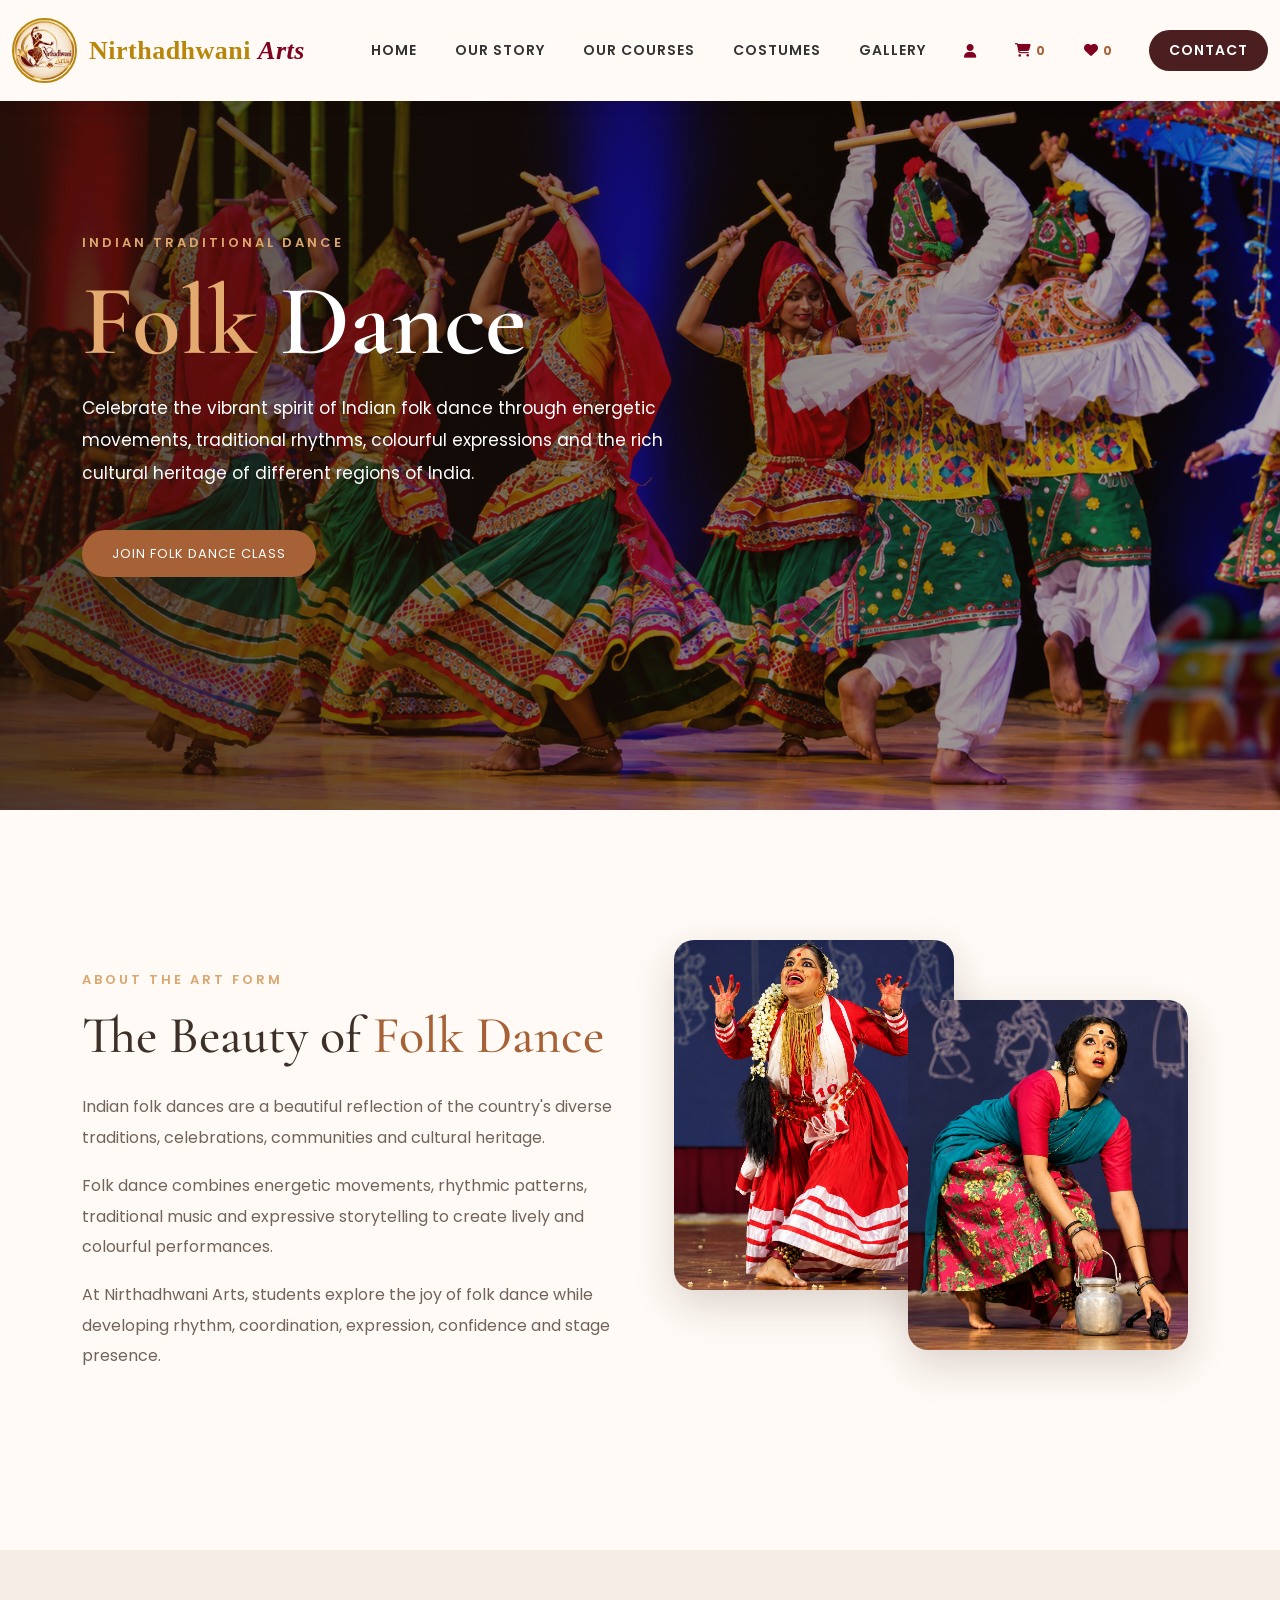
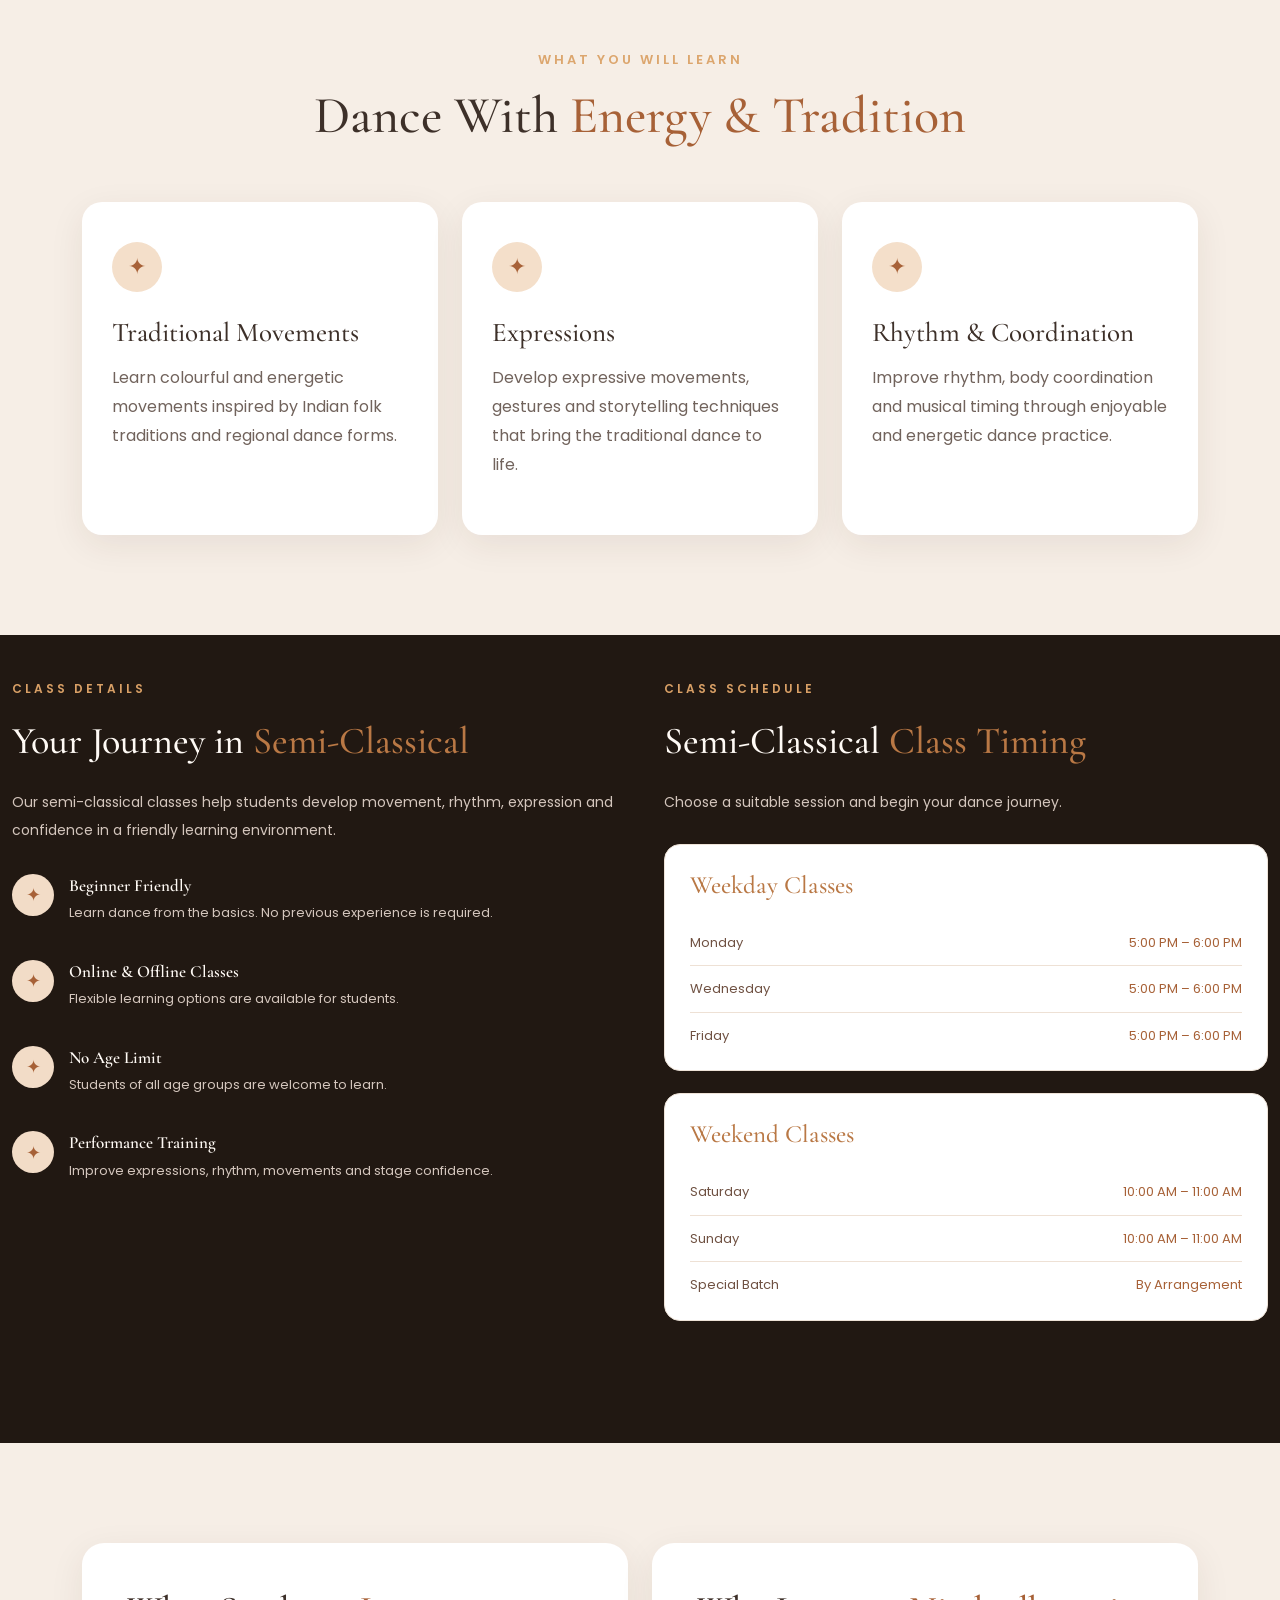
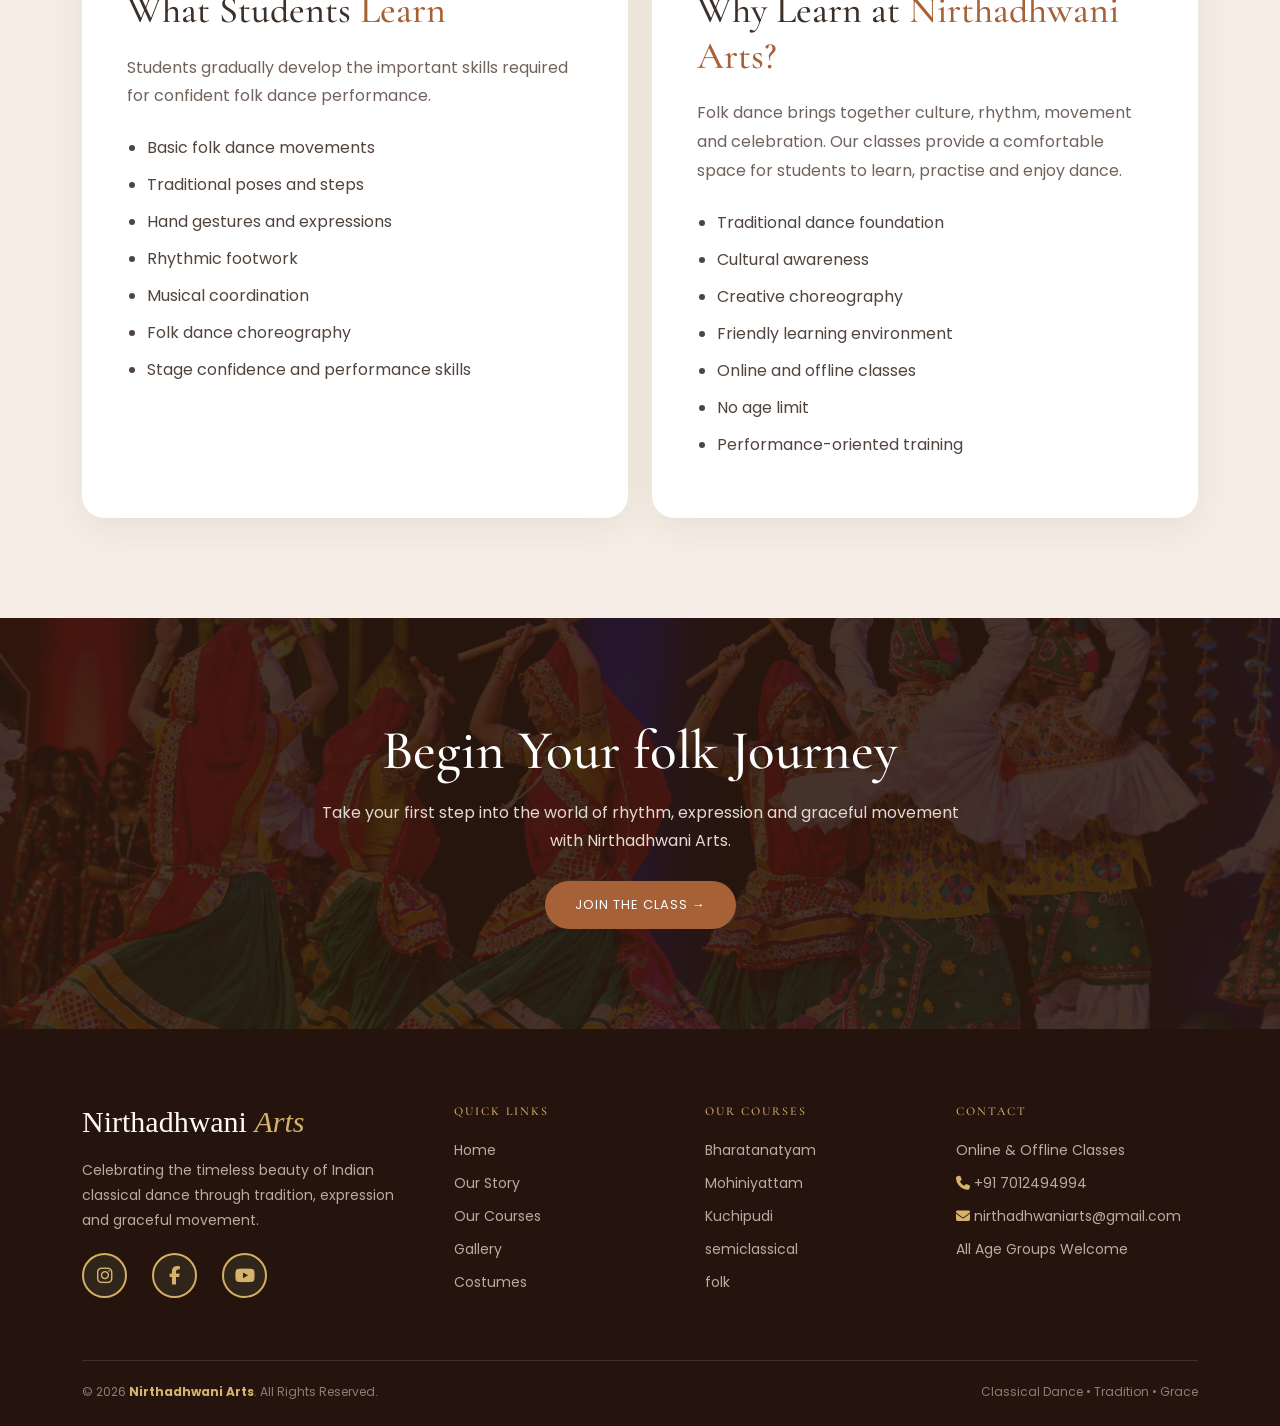
<file: folk.html>
<html lang="en">

<head>
    <meta charset="UTF-8">
    <meta name="viewport" content="width=device-width, initial-scale=1.0">

    <title>Folk Dance | Nirthadhwani Arts</title>

    <!-- Bootstrap CSS -->
    <link href="https://cdn.jsdelivr.net/npm/bootstrap@5.3.8/dist/css/bootstrap.min.css"
          rel="stylesheet">
<!-- Font Awesome CSS -->
<link rel="stylesheet"
      href="https://cdnjs.cloudflare.com/ajax/libs/font-awesome/6.7.2/css/all.min.css">
    <!-- Google Fonts -->
    <link rel="preconnect" href="https://fonts.googleapis.com">
    <link rel="preconnect" href="https://fonts.gstatic.com" crossorigin>

    <link href="https://fonts.googleapis.com/css2?family=Cormorant+Garamond:wght@500;600;700&family=Poppins:wght@300;400;500;600&display=swap"
          rel="stylesheet">

<style>

/* =========================
   GENERAL
========================= */

* {
    margin: 0;
    padding: 0;
    box-sizing: border-box;
}

html {
    scroll-behavior: smooth;
}

body {
    font-family: "Poppins", sans-serif;
    color: #3d3029;
    background: #fffaf5;
}

h1,
h2,
h3,
h4,
h5 {
    font-family: "Cormorant Garamond", serif;
}

a {
    text-decoration: none;
}


/* =========================
   NAVBAR
========================= */
 .navbar {
    background:  #fffaf5 !important;
    box-shadow: 0 2px 15px rgba(0,0,0,0.08);
    padding: 18px 0;
    transition: all 0.3s ease;
    position: fixed;
    width: 100%;
    z-index: 1000;
}

/* Logo */
.navbar-brand {
    font-size: 26px;
    letter-spacing: 1px;
    color: #4b1f1f !important;
    font-family: Georgia, serif;
}

/* ============================
   NIRTHADHWANI ARTS LOGO
============================ */

/* LOGO + ACADEMY NAME */

.academy-brand {
    display: flex;
    align-items: center;
    gap: 12px;
    text-decoration: none;
    padding: 0;
    margin: 0;
}

/* ROUND LOGO */

.academy-logo {
    width: 65px;
    height: 65px;
    border-radius: 50%;
    object-fit: contain;
    border: 2px solid #b8860b;
    background: #fffaf5;
    flex-shrink: 0;
    transition: transform 0.3s ease;
}

.academy-logo:hover {
    transform: scale(1.08);
}

/* BRAND NAME */

.brand-name {
    font-family: Georgia, serif;
    font-size: 26px;
    font-weight: 600;
    color: #4b1f1f;
    letter-spacing: 0.5px;
    white-space: nowrap;
}

.brand-name span {
    color: #b8860b;
}

/* MOBILE RESPONSIVE */

@media (max-width: 576px) {

    .academy-brand {
        gap: 8px;
    }

    .academy-logo {
        width: 45px;
        height: 45px;
    }

    .brand-name {
        font-size: 18px;
    }
}



.navbar-brand span {
    color: #b8860b;
}

/* Links */
.navbar-nav .nav-link {
    position: relative;
    margin-left: 22px;
    font-size: 14px;
    font-weight: 600;
    letter-spacing: 1px;
    color: #333 !important;
    padding: 8px 0;
    transition: all 0.3s ease;
}

/* Underline hover effect */
.navbar-nav .nav-link::after {
    content: "";
    position: absolute;
    left: 0;
    bottom: 0;
    width: 0;
    height: 2px;
    background: #b8860b;
    transition: width 0.3s ease;
}

.navbar-nav .nav-link:hover::after,
.navbar-nav .nav-link.active::after {
    width: 100%;
}

.navbar-nav .nav-link:hover,
.navbar-nav .nav-link.active {
    color: #b8860b !important;
}

.navbar-toggler {
    border: none;
}

.navbar-toggler:focus {
    box-shadow: none;
}

/* Contact button */
.contact-btn {
    background: #4b1f1f;
    color: white;
    padding: 10px 20px !important;
    border-radius: 25px;
    margin-left: 28px !important;
}

.contact-btn::after {
    display: none;
}

.contact-btn:hover {
    background: #b8860b;
    color: white !important;
}

/* =========================
   HERO
========================= */

.folk-hero {
    height: 90vh;

    background:
        linear-gradient(
            90deg,
            rgba(30, 17, 10, 0.78),
            rgba(30, 17, 10, 0.30)
        ),
        url("folkhero.png");

    background-size: cover;
    background-position: center;

    display: flex;
    align-items: center;
}

.hero-content {
    max-width: 750px;
    color: white;
    padding: 80px 0;
}

.hero-label,
.section-label {
    font-size: 13px;
    letter-spacing: 3px;
    color: #dca66e;
    font-weight: 600;
}

.hero-content h1 {
    font-size: clamp(55px, 8vw, 100px);
    line-height: 1;
    margin: 20px 0;
    font-weight: 600;
}

.hero-content h1 span {
    color: #e3aa70;
}

.hero-content p {
    font-size: 17px;
    line-height: 1.9;
    max-width: 650px;
}

.hero-btn,
.cta-btn {
    display: inline-block;
    margin-top: 25px;
    padding: 14px 30px;
    border-radius: 40px;
    background: #a76137;
    color: white;
    letter-spacing: 1px;
    font-size: 13px;
    transition: 0.3s;
}

.hero-btn:hover,
.cta-btn:hover {
    background: #dca66e;
    color: #211812;
    transform: translateY(-3px);
}


/* =========================
   ABOUT
========================= */

.about-section {
    padding: 120px 0;
    background: #fffaf5;
}

.about-section .section-label {
    display: block;
    margin-bottom: 15px;
}

.about-section h2 {
    font-size: 52px;
    line-height: 1.2;
    color: #3d3029;
    margin-bottom: 25px;
}

.about-section h2 span {
    color: #a76137;
}

.about-text {
    color: #71635c;
    font-size: 16px;
    line-height: 1.9;
    margin-bottom: 18px;
}


/* =========================
   IMAGE LAYER
========================= */

.about-images {
    position: relative;
    width: 100%;
    height: 500px;
}

.about-img {
    position: absolute;
    width: 280px;
    height: 350px;
    object-fit: cover;
    border-radius: 20px;
    box-shadow: 0 15px 40px rgba(62, 36, 20, 0.18);
    transition: 0.4s ease;
}

.img-one {
    top: 10px;
    left: 10px;
    z-index: 1;
}

.img-two {
    top: 70px;
    right: 10px;
    z-index: 2;
}

.img-three {
    bottom: 0;
    left: 110px;
    z-index: 3;
}

.about-img:hover {
    transform: translateY(-8px);
}


/* =========================
   HIGHLIGHTS
========================= */

.highlights {
    padding: 100px 0;
    background: #f6eee6;
}

.section-heading {
    margin-bottom: 55px;
}

.section-heading h2 {
    font-size: 52px;
    margin-top: 15px;
}

.section-heading h2 span {
    color: #a76137;
}

.highlight-card {
    background: #fff;
    padding: 40px 30px;
    height: 100%;
    border-radius: 20px;
    box-shadow: 0 10px 35px rgba(62, 36, 20, 0.08);
    transition: 0.4s;
}

.highlight-card:hover {
    transform: translateY(-10px);
    box-shadow: 0 20px 45px rgba(62, 36, 20, 0.14);
}

.highlight-icon {
    width: 50px;
    height: 50px;
    display: flex;
    align-items: center;
    justify-content: center;
    border-radius: 50%;
    background: #f4dfca;
    color: #a76137;
    font-size: 22px;
    margin-bottom: 25px;
}

.highlight-card h4 {
    font-size: 27px;
    margin-bottom: 15px;
}

.highlight-card p {
    color: #71635c;
    line-height: 1.8;
}


/* =========================
   DETAILS
========================= */


/* =========================
   DETAILS & TIMING SECTION
========================= */

.details-timing-section {
    padding: 45px 0 100px;
    background: #211812;
    color: #fffaf5;
    font-family: "Poppins", sans-serif;
}

.details-timing-section .container {
    max-width: 1400px;
}

/* Section Labels */

.details-timing-section .section-label {
    display: block;
    color: #d9a066;
    font-size: 12px;
    font-weight: 600;
    letter-spacing: 3px;
    margin-bottom: 20px;
}

/* Main Headings */

.details-timing-section h2 {
    font-family: "Cormorant Garamond", serif;
    font-size: 38px;
    font-weight: 500;
    line-height: 1.25;
    color: #fffaf5;
    margin: 0 0 22px;
}

.details-timing-section h2 span {
    color: #b97845;
}

/* Description */

.details-timing-section .about-text,
.details-timing-section .timing-intro {
    font-size: 14px;
    line-height: 2;
    color: #d4c6bd;
    margin-bottom: 25px;
}

/* =========================
   CLASS DETAILS
========================= */

.detail-list {
    margin-top: 30px;
}

.detail-item {
    display: flex;
    align-items: flex-start;
    gap: 15px;
    margin-bottom: 35px;
}

.detail-icon {
    min-width: 42px;
    height: 42px;
    border-radius: 50%;
    background: #f2dcc7;
    color: #a76137;
    display: flex;
    align-items: center;
    justify-content: center;
    font-size: 18px;
    transition: 0.3s ease;
}

.detail-item:hover .detail-icon {
    background: #d9a066;
    color: #211812;
    transform: rotate(45deg);
}

.detail-item h5 {
    font-family: "Cormorant Garamond", serif;
    font-size: 17px;
    font-weight: 600;
    color: #fffaf5;
    margin: 2px 0 5px;
}

.detail-item p {
    font-size: 13px;
    line-height: 1.8;
    color: #d4c6bd;
    margin: 0;
}

/* =========================
   CLASS TIMING
========================= */

.timing-box {
    width: 100%;
}

.timing-box .timing-intro {
    margin-bottom: 28px;
}

.time-card {
    width: 100%;
    padding: 25px;
    margin-bottom: 22px;
    background: #fff;
    border: 1px solid #eee3d8;
    border-radius: 16px;
    transition: all 0.3s ease;
}

.time-card:hover {
    transform: translateY(-4px);
    border-color: #d9a066;
    box-shadow: 0 10px 25px rgba(0, 0, 0, 0.15);
}

.time-card h4 {
    font-family: "Cormorant Garamond", serif;
    font-size: 25px;
    font-weight: 500;
    color: #b97845;
    margin: 0 0 20px;
}

.time-row {
    display: flex;
    justify-content: space-between;
    align-items: center;
    gap: 15px;
    padding: 13px 0;
    border-bottom: 1px solid #eee1d5;
    font-size: 13px;
    color: #6f5142;
}

.time-row span:first-child {
    color: #6f5142;
}

.time-row span:last-child {
    color: #a76137;
    text-align: right;
    white-space: nowrap;
}

.time-row:last-child {
    border-bottom: none;
    padding-bottom: 0;
}

/* =========================
   TABLET
========================= */

@media (max-width: 991px) {
    .details-timing-section {
        padding: 65px 0;
    }

    .details-timing-section h2 {
        font-size: 35px;
    }

    .detail-list {
        margin-bottom: 15px;
    }

    .timing-box {
        margin-top: 10px;
    }
}

/* =========================
   MOBILE
========================= */

@media (max-width: 576px) {
    .details-timing-section {
        padding: 45px 0;
    }

    .details-timing-section h2 {
        font-size: 31px;
    }

    .details-timing-section .section-label {
        font-size: 11px;
        letter-spacing: 2.5px;
    }

    .detail-item {
        gap: 12px;
        margin-bottom: 27px;
    }

    .detail-icon {
        min-width: 36px;
        height: 36px;
        font-size: 16px;
    }

    .detail-item h5 {
        font-size: 16px;
    }

    .detail-item p {
        font-size: 12px;
    }

    .time-card {
        padding: 20px;
        border-radius: 13px;
    }

    .time-card h4 {
        font-size: 23px;
    }

    .time-row {
        font-size: 11px;
        gap: 8px;
    }
}




/* =========================
   CLASS INFORMATION
========================= */

.class-info {
    padding: 100px 0;
    background: #f6eee6;
}

.info-box {
    height: 100%;
    padding: 45px;
    background: white;
    border-radius: 22px;
    box-shadow: 0 10px 35px rgba(62, 36, 20, 0.08);
    transition: 0.3s;
}

.info-box:hover {
    transform: translateY(-5px);
}

.info-box h3 {
    font-size: 38px;
    margin-bottom: 20px;
}

.info-box h3 span {
    color: #a76137;
}

.info-box p {
    color: #71635c;
    line-height: 1.8;
}

.info-box ul {
    margin-top: 25px;
    padding-left: 20px;
}

.info-box li {
    margin-bottom: 13px;
    color: #51443d;
}


/* =========================
   CTA
========================= */

.cta-section {
    padding: 100px 20px;

    text-align: center;

    background:
        linear-gradient(
            rgba(44, 24, 15, 0.88),
            rgba(44, 24, 15, 0.88)
        ),
        url("folkhero.png") center/cover;

    color: white;
}

.cta-section h2 {
    font-size: 55px;
    margin-bottom: 15px;
}

.cta-section p {
    max-width: 650px;
    margin: auto;
    color: #e5d8cf;
    line-height: 1.8;
}




/* =========================
   FOOTER
========================= */


       .premium-footer {
    background: #24140d;
    color: #fffaf5;
    padding: 75px 0 25px;
}

.footer-main {
    display: grid;
    grid-template-columns: 1.6fr 1fr 1fr 1.2fr;
    gap: 50px;
}

.footer-brand h2 {
    font-family: Georgia, serif;
    font-size: 30px;
    font-weight: 500;
    margin-bottom: 18px;
}

.footer-brand h2 span {
    color: #d6b36a;
    font-style: italic;
}

.footer-brand p {
    max-width: 350px;
    color: #bca9a0;
    line-height: 1.8;
    font-size: 14px;
}



/* SOCIAL LINKS */
.social-links {
    display: flex;
    flex-direction: row;
    align-items: center;
    justify-content: flex-start;
    gap: 25px;
    margin-top: 20px;
}

/* ROUND SOCIAL ICONS */
.social-links a {
    width: 45px;
    height: 45px;
    flex-shrink: 0;

    display: inline-flex;
    align-items: center;
    justify-content: center;

    background-color: #30251b;
    color: #d4af62;

    border: 2px solid #d4af62;
    border-radius: 50%;

    text-decoration: none;
    box-sizing: border-box;

    transition: background-color 0.3s ease,
                color 0.3s ease,
                transform 0.3s ease,
                box-shadow 0.3s ease;
}

/* ICON POSITION */
.social-links a i {
    display: inline-block;
    font-size: 18px;
    line-height: 1;
    margin: 0;
    padding: 0;
}

/* HOVER EFFECT */
.social-links a:hover {
    background-color: #d4af62;
    color: #21180f;
    transform: translateY(-4px);
    box-shadow: 0 5px 12px rgba(212, 175, 98, 0.3);
}

/* MOBILE RESPONSIVE */
@media (max-width: 576px) {
    .social-links {
        gap: 12px;
    }

    .social-links a {
        width: 40px;
        height: 40px;
    }

    .social-links a i {
        font-size: 16px;
    }
}
/* FOOTER COLUMNS */

.footer-column h4 {
    color: #d6b36a;
    font-size: 12px;
    letter-spacing: 2px;
    margin-bottom: 22px;
}

.footer-column a,
.footer-column p {
    display: block;
    color: #bca9a0;
    text-decoration: none;
    font-size: 14px;
    margin-bottom: 12px;
    transition: 0.3s ease;
}

.footer-column a:hover {
    color: #d6b36a;
    padding-left: 4px;
}


/* FOOTER BOTTOM */

.footer-line {
    height: 1px;
    background: rgba(255,255,255,0.12);
    margin: 55px 0 22px;
}

.footer-bottom {
    display: flex;
    justify-content: space-between;
    align-items: center;
    gap: 20px;
}

.footer-bottom p {
    margin: 0;
    color: #8f7d74;
    font-size: 12px;
}

.footer-bottom strong {
    color: #d6b36a;
}


        
        /* ================= RESPONSIVE ================= */


       @media (max-width: 992px) {

    .contact-box {
        grid-template-columns: 1fr;
    }

    .footer-main {
        grid-template-columns: 1fr 1fr;
    }

}

@media (max-width: 576px) {

    .contact-section {
        padding: 75px 15px;
    }

    .contact-heading h2 {
        font-size: 36px;
    }

    .contact-info {
        padding: 45px 25px;
    }

    .contact-info h3 {
        font-size: 32px;
    }

    .contact-form {
        padding: 35px 25px;
    }

    .form-row {
        grid-template-columns: 1fr;
        gap: 0;
    }

    .footer-main {
        grid-template-columns: 1fr;
        gap: 35px;
    }

    .premium-footer {
        padding: 55px 20px 20px;
    }

    .footer-bottom {
        flex-direction: column;
        text-align: center;
    }

}

/* Enquiry Button */
.enquiry-btn {
    margin-top: 12px;
    padding: 10px 18px;
    border: 1px solid white;
    border-radius: 25px;
    background: transparent;
    color: white;
    font-size: 12px;
    font-weight: 600;
    cursor: pointer;
    transition: 0.3s;
}

.enquiry-btn:hover {
    background: white;
    color: #5a2424;
}


/* Modal Background */
.enquiry-modal {
    display: none;
    position: fixed;
    z-index: 9999;
    left: 0;
    top: 0;
    width: 100%;
    height: 100%;
    background: rgba(0, 0, 0, 0.65);

    align-items: center;
    justify-content: center;

    padding: 20px;
}


/* Form Box */
.enquiry-box {
    position: relative;
    width: 100%;
    max-width: 500px;
    max-height: 90vh;
    overflow-y: auto;

    background: #fffaf5;
    padding: 35px;
    border-radius: 20px;

    box-shadow: 0 15px 50px rgba(0,0,0,0.3);
}


.enquiry-box h2 {
    color: #5a2424;
    text-align: center;
    margin-bottom: 8px;
}


#selectedCostume {
    text-align: center;
    color: #a87528;
    font-weight: 600;
    margin-bottom: 25px;
}


/* Close Button */
.close-btn {
    position: absolute;
    right: 20px;
    top: 12px;

    font-size: 30px;
    color: #5a2424;
    cursor: pointer;
}


/* Form */
.form-group {
    margin-bottom: 16px;
}


.form-group label {
    display: block;
    margin-bottom: 6px;
    color: #4b2929;
    font-weight: 600;
    font-size: 14px;
}


.form-group input,
.form-group select,
.form-group textarea {
    width: 100%;
    padding: 12px 14px;

    border: 1px solid #d8c2ad;
    border-radius: 8px;

    background: white;
    font-size: 14px;
    outline: none;
}


.form-group input:focus,
.form-group select:focus,
.form-group textarea:focus {
    border-color: #a87528;
}


.form-group textarea {
    height: 90px;
    resize: vertical;
}


/* Submit Button */
.submit-btn {
    width: 100%;
    padding: 14px;

    border: none;
    border-radius: 30px;

    background: #25D366;
    color: white;

    font-size: 14px;
    font-weight: 700;

    cursor: pointer;
    transition: 0.3s;
}


.submit-btn:hover {
    background: #1da851;
}


/* Mobile */
@media (max-width: 600px) {

    .enquiry-box {
        padding: 25px 20px;
    }

    .enquiry-box h2 {
        font-size: 22px;
    }

}
//* Enquiry Button */
.enquiry-btn {
    margin-top: 12px;
    padding: 10px 18px;
    border: 1px solid white;
    border-radius: 25px;
    background: transparent;
    color: white;
    font-size: 12px;
    font-weight: 600;
    cursor: pointer;
    transition: 0.3s;
}


.enquiry-btn:hover {
    background: white;
    color: #5a2424;
}


/* Modal Background */
.enquiry-modal {
    display: none;
    position: fixed;
    z-index: 9999;
    left: 0;
    top: 0;
    width: 100%;
    height: 100%;
    background: rgba(0, 0, 0, 0.65);

    align-items: center;
    justify-content: center;

    padding: 20px;
}


/* Form Box */
.enquiry-box {
    position: relative;
    width: 100%;
    max-width: 500px;
    max-height: 90vh;
    overflow-y: auto;

    background: #fffaf5;
    padding: 35px;
    border-radius: 20px;

    box-shadow: 0 15px 50px rgba(0,0,0,0.3);
}


.enquiry-box h2 {
    color: #5a2424;
    text-align: center;
    margin-bottom: 8px;
}


#selectedCostume {
    text-align: center;
    color: #a87528;
    font-weight: 600;
    margin-bottom: 25px;
}


/* Close Button */
.close-btn {
    position: absolute;
    right: 20px;
    top: 12px;

    font-size: 30px;
    color: #5a2424;
    cursor: pointer;
}


/* Form */
.form-group {
    margin-bottom: 16px;
}


.form-group label {
    display: block;
    margin-bottom: 6px;
    color: #4b2929;
    font-weight: 600;
    font-size: 14px;
}


.form-group input,
.form-group select,
.form-group textarea {
    width: 100%;
    padding: 12px 14px;

    border: 1px solid #d8c2ad;
    border-radius: 8px;

    background: white;
    font-size: 14px;
    outline: none;
}


.form-group input:focus,
.form-group select:focus,
.form-group textarea:focus {
    border-color: #a87528;
}


.form-group textarea {
    height: 90px;
    resize: vertical;
}


/* Submit Button */
.submit-btn {
    width: 100%;
    padding: 14px;

    border: none;
    border-radius: 30px;

    background: #25D366;
    color: white;

    font-size: 14px;
    font-weight: 700;

    cursor: pointer;
    transition: 0.3s;
}


.submit-btn:hover {
    background: #1da851;
}


/* Mobile */
@media (max-width: 600px) {

    .enquiry-box {
        padding: 25px 20px;
    }

    .enquiry-box h2 {
        font-size: 22px;
    }

}

/* =====================================
   FONT AWESOME ICON COLORS
===================================== */

/* Default Icons */
i.fa,
i.fas,
i.far,
i.fab,
.fa-solid,
.fa-regular,
.fa-brands {
    color: #800020;
    transition: color 0.3s ease;
}

/* Navbar Icons */
.navbar i,
.navbar .bi {
    color: #800020;
}

/* Navbar Icon Hover */
.navbar i:hover,
.navbar .bi:hover {
    color: #b8860b;
}

/* User Icon */
.fa-user {
    color: #800020 !important;
}

/* Shopping Cart Icon */
.fa-cart-shopping,
.fa-shopping-cart {
    color: #b8860b;
}

/* Heart / Wishlist Icon */
.fa-heart {
    color: #c03945;
}

/* Social Media Icons */
.social-links i {
    color: #d6b36a;
}

/* Social Icon Hover */
.social-links a:hover i {
    color: #24140d;
}

/* Contact Icons */
.contact-icon,
.contact-info i {
    color: #b8860b;
}

/* Enquiry Button Icons */
.enquiry-btn i {
    color: #ffffff;
}

/* Submit Button Icons */
.submit-btn i {
    color: #ffffff;
}

/* Close Icon */
.close-btn i {
    color: #800020;
}

/* Filter Icons */
.filter-btn i {
    color: inherit;
}

/* Add to Cart Button Icons */
.add-cart-btn i {
    color: #ffffff;
}

/* Wishlist Active Icon */
.wishlist-btn.active i {
    color: #c03945;
}

/* Footer Icons */
.premium-footer i {
    color: #d6b36a;
}

/* Footer Icon Hover */
.social-links a:hover i {
    color: #24140d;
}

/* CART AND WISHLIST SIDEBAR */

.shop-sidebar {
    width: 420px !important;
    max-width: 100%;
    background: #fffaf5;
    font-family: 'Poppins', sans-serif;
}

.shop-sidebar .offcanvas-header {
    padding: 25px;
    border-bottom: 1px solid #ead8c8;
}

.shop-sidebar h4 {
    font-family: 'Cormorant Garamond', serif;
    font-size: 30px;
    color: #4b1f1f;
}

.shop-sidebar .offcanvas-body {
    padding: 25px;
}

.sidebar-product {
    display: flex;
    align-items: center;
    gap: 15px;
    padding: 15px 0;
    border-bottom: 1px solid #ead8c8;
}

.sidebar-product img {
    width: 85px;
    height: 100px;
    object-fit: cover;
    border-radius: 8px;
}

.sidebar-product-info {
    flex: 1;
    min-width: 0;
}

.sidebar-product-info h5 {
    font-size: 14px;
    color: #493326;
}

.sidebar-product-info p {
    color: #a76137;
    font-size: 14px;
    font-weight: 600;
}

.quantity-box {
    display: flex;
    align-items: center;
    gap: 10px;
    flex-wrap: wrap;
}

.quantity-box button,
.remove-item {
    border: 1px solid #d9c2ae;
    background: white;
    border-radius: 5px;
    padding: 4px 10px;
    cursor: pointer;
}

.remove-item {
    color: #c03945;
}

.sidebar-footer {
    padding: 25px;
    border-top: 1px solid #ead8c8;
}

.sidebar-btn {
    width: 100%;
    padding: 13px;
    border: none;
    border-radius: 6px;
    background: #a76137;
    color: white;
}

.sidebar-btn:hover {
    background: #75452d;
}

.sidebar-btn:disabled {
    opacity: 0.5;
    cursor: not-allowed;
}

#cartCount,
#wishlistCount {
    font-size: 12px;
    color: #a76137;
    font-weight: 700;
}
/* ==============================
   SIGN IN & SIGN UP MODAL
============================== */

.auth-modal {
    position: relative;
    background: #fffaf5;
    border: none;
    border-radius: 20px;
    padding: 35px;
    box-shadow: 0 20px 60px rgba(0,0,0,0.2);
}

.auth-close {
    position: absolute;
    right: 20px;
    top: 20px;
    z-index: 2;
}

/* HEADER */

.auth-header {
    text-align: center;
    margin-bottom: 25px;
}

.auth-header span {
    font-size: 11px;
    letter-spacing: 3px;
    color: #a76137;
    font-weight: 600;
}

.auth-header h2 {
    font-family: 'Cormorant Garamond', Georgia, serif;
    font-size: 34px;
    color: #4b1f1f;
    margin: 10px 0;
}

.auth-header h2 em {
    color: #b8860b;
}

.auth-header p {
    font-size: 12px;
    color: #8a786a;
}

/* TABS */

.auth-tabs {
    display: flex;
    background: #f2e5d8;
    padding: 5px;
    border-radius: 30px;
    margin-bottom: 30px;
}

.auth-tab {
    flex: 1;
    padding: 12px;
    border: none;
    background: transparent;
    border-radius: 25px;
    color: #654735;
    font-size: 12px;
    font-weight: 600;
    transition: 0.3s;
}

.auth-tab.active {
    background: #4b1f1f;
    color: white;
}

/* FORMS */

.auth-form h3 {
    font-family: 'Cormorant Garamond', Georgia, serif;
    font-size: 30px;
    color: #4b1f1f;
    text-align: center;
}

.auth-form > p {
    text-align: center;
    color: #8a786a;
    font-size: 12px;
    margin-bottom: 25px;
}

.auth-field {
    margin-bottom: 18px;
}

.auth-field label {
    display: block;
    font-size: 12px;
    font-weight: 600;
    color: #493326;
    margin-bottom: 8px;
}

.auth-input {
    display: flex;
    align-items: center;
    background: white;
    border: 1px solid #e0cbbb;
    border-radius: 9px;
    padding: 0 15px;
    transition: 0.3s;
}

.auth-input:focus-within {
    border-color: #a76137;
}

.auth-input i {
    color: #a76137;
    font-size: 14px;
}

.auth-input input {
    width: 100%;
    border: none;
    outline: none;
    padding: 14px 12px;
    background: transparent;
    font-family: 'Poppins', sans-serif;
    font-size: 13px;
}

/* SUBMIT BUTTON */

.auth-submit {
    width: 100%;
    background: #4b1f1f;
    color: white;
    border: none;
    border-radius: 30px;
    padding: 14px;
    margin-top: 12px;
    font-size: 12px;
    font-weight: 600;
    letter-spacing: 1px;
    transition: 0.3s;
}

.auth-submit:hover {
    background: #a76137;
}

.auth-submit i {
    margin-left: 10px;
    color: white;
}

/* SWITCH LINKS */

.auth-switch {
    text-align: center;
    margin-top: 22px;
    font-size: 12px;
    color: #8a786a;
}

.auth-switch a {
    color: #a76137;
    font-weight: 600;
    text-decoration: none;
}

.auth-switch a:hover {
    text-decoration: underline;
}

.auth-message {
    text-align: center;
    font-size: 12px;
    margin-top: 12px;
}

/* MOBILE */

@media (max-width: 576px) {
    .auth-modal {
        padding: 30px 20px;
    }

    .auth-header h2 {
        font-size: 28px;
    }
}
</style>
</head>


<body>


<!-- ================= NAVBAR ================= -->

<nav class="navbar navbar-expand-lg">
    <div class="container-fluid">

        <!-- Logo -->
         <a class="navbar-brand academy-brand" href="index.html">

            <img src="logo.png"
                 alt="Nirthadhwani Arts Logo"
                 class="academy-logo">

            <span class="brand-name">
                Nirthadhwani <span><i>Arts</i></span>
            </span>

        </a>

        <button class="navbar-toggler"
                type="button"
                data-bs-toggle="collapse"
                data-bs-target="#mynavbar">

            <span class="navbar-toggler-icon"></span>

        </button>

        <div class="collapse navbar-collapse" id="mynavbar">

            <ul class="navbar-nav ms-auto align-items-lg-center">

                <li class="nav-item">
                    <a href="index.html" class="nav-link">HOME</a>
                </li>

                <li class="nav-item">
                    <a href="index.html#about" class="nav-link">
                        OUR STORY
                    </a>
                </li>

                <li class="nav-item">
                    <a href="index.html#course" class="nav-link">
                        OUR COURSES
                    </a>
                </li>

                <li class="nav-item">
                    <a href="index.html#costumes" class="nav-link">
                        COSTUMES
                    </a>
                </li>

                <li class="nav-item">
                    <a href="index.html#gallery" class="nav-link">
                        GALLERY
                    </a>
                </li>

               
 <li class="nav-item">
    <a href="#"
       class="nav-link"
       data-bs-toggle="modal"
       data-bs-target="#authModal"
       aria-label="Sign in or sign up">
        <i class="fa-solid fa-user"></i>
    </a>
</li>
                <li class="nav-item">
    <a href="#" class="nav-link"
       data-bs-toggle="offcanvas"
       data-bs-target="#cartSidebar">

        <i class="fa-solid fa-cart-shopping"></i>
        <span id="cartCount">0</span>
    </a>
</li>

<!-- Wishlist -->
<li class="nav-item">
    <a href="#" class="nav-link"
       data-bs-toggle="offcanvas"
       data-bs-target="#wishlistSidebar">

        <i class="fa-solid fa-heart"></i>
        <span id="wishlistCount">0</span>
    </a>
</li>
                
                <li class="nav-item">
                    <a href="#contact" class="nav-link contact-btn" style="color:white!important;">CONTACT</a>
                </li>

            </ul>

        </div>

    </div>

</nav>


<!-- ================= HERO ================= -->

<section class="folk-hero">

    <div class="container">

        <div class="hero-content">

            <span class="hero-label">
                INDIAN TRADITIONAL DANCE
            </span>

            <h1>
                <span>Folk</span> Dance
            </h1>

            <p>
                Celebrate the vibrant spirit of Indian folk dance
                through energetic movements, traditional rhythms,
                colourful expressions and the rich cultural heritage
                of different regions of India.
            </p>

            <a href="index.html#contact" class="hero-btn">
                JOIN FOLK DANCE CLASS
            </a>

        </div>

    </div>

</section>


<!-- ================= ABOUT ================= -->

<section class="about-section">

    <div class="container">

        <div class="row align-items-center g-5">

            <!-- TEXT -->

            <div class="col-lg-6">

                <span class="section-label">
                    ABOUT THE ART FORM
                </span>

                <h2>
                    The Beauty of
                    <span>Folk Dance</span>
                </h2>

                <p class="about-text">
                    Indian folk dances are a beautiful reflection of
                    the country's diverse traditions, celebrations,
                    communities and cultural heritage.
                </p>

                <p class="about-text">
                    Folk dance combines energetic movements, rhythmic
                    patterns, traditional music and expressive
                    storytelling to create lively and colourful
                    performances.
                </p>

                <p class="about-text">
                    At Nirthadhwani Arts, students explore the joy of
                    folk dance while developing rhythm, coordination,
                    expression, confidence and stage presence.
                </p>

            </div>


            <!-- IMAGES -->

            <div class="col-lg-6">

                <div class="about-images">

                    <img src="folk1.png"
                         alt="Indian Folk Dance"
                         class="about-img img-one">

                    <img src="folk2.png"
                         alt="Folk Dance Performance"
                         class="about-img img-two">

                  

                </div>

            </div>

        </div>

    </div>

</section>


<!-- ================= HIGHLIGHTS ================= -->

<section class="highlights">

    <div class="container">

        <div class="section-heading text-center">

            <span class="section-label">
                WHAT YOU WILL LEARN
            </span>

            <h2>
                Dance With
                <span>Energy & Tradition</span>
            </h2>

        </div>


        <div class="row g-4">

            <div class="col-md-4">

                <div class="highlight-card">

                    <div class="highlight-icon">✦</div>

                    <h4>
                        Traditional Movements
                    </h4>

                    <p>
                        Learn colourful and energetic movements
                        inspired by Indian folk traditions and
                        regional dance forms.
                    </p>

                </div>

            </div>


            <div class="col-md-4">

                <div class="highlight-card">

                    <div class="highlight-icon">✦</div>

                    <h4>
                        Expressions
                    </h4>

                    <p>
                        Develop expressive movements, gestures and
                        storytelling techniques that bring the
                        traditional dance to life.
                    </p>

                </div>

            </div>


            <div class="col-md-4">

                <div class="highlight-card">

                    <div class="highlight-icon">✦</div>

                    <h4>
                        Rhythm & Coordination
                    </h4>

                    <p>
                        Improve rhythm, body coordination and musical
                        timing through enjoyable and energetic
                        dance practice.
                    </p>

                </div>

            </div>

        </div>

    </div>

</section>


<!-- ================= CLASS DETAILS ================= -->


<section class="details-timing-section">
    <div class="container">
        <div class="row g-5 align-items-start">

            <!-- LEFT: CLASS DETAILS -->
            <div class="col-lg-6">
                <div class="details-box">

                    <span class="section-label">
                        CLASS DETAILS
                    </span>

                    <h2>
                        Your Journey in
                        <span>Semi-Classical</span>
                    </h2>

                    <p class="about-text">
                        Our semi-classical classes help students develop
                        movement, rhythm, expression and confidence in a
                        friendly learning environment.
                    </p>

                    <div class="detail-list">

                        <div class="detail-item">
                            <div class="detail-icon">✦</div>
                            <div>
                                <h5>Beginner Friendly</h5>
                                <p>
                                    Learn dance from the basics.
                                    No previous experience is required.
                                </p>
                            </div>
                        </div>

                        <div class="detail-item">
                            <div class="detail-icon">✦</div>
                            <div>
                                <h5>Online & Offline Classes</h5>
                                <p>
                                    Flexible learning options are
                                    available for students.
                                </p>
                            </div>
                        </div>

                        <div class="detail-item">
                            <div class="detail-icon">✦</div>
                            <div>
                                <h5>No Age Limit</h5>
                                <p>
                                    Students of all age groups
                                    are welcome to learn.
                                </p>
                            </div>
                        </div>

                        <div class="detail-item">
                            <div class="detail-icon">✦</div>
                            <div>
                                <h5>Performance Training</h5>
                                <p>
                                    Improve expressions, rhythm,
                                    movements and stage confidence.
                                </p>
                            </div>
                        </div>

                    </div>
                </div>
            </div>

            <!-- RIGHT: CLASS TIMING -->
            <div class="col-lg-6">
                <div class="timing-box">

                    <span class="section-label">
                        CLASS SCHEDULE
                    </span>

                    <h2>
                        Semi-Classical
                        <span>Class Timing</span>
                    </h2>

                    <p class="timing-intro">
                        Choose a suitable session and begin your
                        dance journey.
                    </p>

                    <!-- WEEKDAY -->
                    <div class="time-card">
                        <h4>Weekday Classes</h4>

                        <div class="time-row">
                            <span>Monday</span>
                            <span>5:00 PM – 6:00 PM</span>
                        </div>

                        <div class="time-row">
                            <span>Wednesday</span>
                            <span>5:00 PM – 6:00 PM</span>
                        </div>

                        <div class="time-row">
                            <span>Friday</span>
                            <span>5:00 PM – 6:00 PM</span>
                        </div>
                    </div>

                    <!-- WEEKEND -->
                    <div class="time-card">
                        <h4>Weekend Classes</h4>

                        <div class="time-row">
                            <span>Saturday</span>
                            <span>10:00 AM – 11:00 AM</span>
                        </div>

                        <div class="time-row">
                            <span>Sunday</span>
                            <span>10:00 AM – 11:00 AM</span>
                        </div>

                        <div class="time-row">
                            <span>Special Batch</span>
                            <span>By Arrangement</span>
                        </div>
                    </div>

                </div>
            </div>

        </div>
    </div>
</section>
<!-- ================= CLASS INFORMATION ================= -->

<section class="class-info">

    <div class="container">

        <div class="row g-4">

            <div class="col-lg-6">

                <div class="info-box">

                    <h3>
                        What Students
                        <span>Learn</span>
                    </h3>

                    <p>
                        Students gradually develop the important
                        skills required for confident folk dance
                        performance.
                    </p>

                    <ul>

                        <li>
                            Basic folk dance movements
                        </li>

                        <li>
                            Traditional poses and steps
                        </li>

                        <li>
                            Hand gestures and expressions
                        </li>

                        <li>
                            Rhythmic footwork
                        </li>

                        <li>
                            Musical coordination
                        </li>

                        <li>
                            Folk dance choreography
                        </li>

                        <li>
                            Stage confidence and performance skills
                        </li>

                    </ul>

                </div>

            </div>


            <div class="col-lg-6">

                <div class="info-box">

                    <h3>
                        Why Learn at
                        <span>Nirthadhwani Arts?</span>
                    </h3>

                    <p>
                        Folk dance brings together culture, rhythm,
                        movement and celebration. Our classes provide
                        a comfortable space for students to learn,
                        practise and enjoy dance.
                    </p>

                    <ul>

                        <li>
                            Traditional dance foundation
                        </li>

                        <li>
                            Cultural awareness
                        </li>

                        <li>
                            Creative choreography
                        </li>

                        <li>
                            Friendly learning environment
                        </li>

                        <li>
                            Online and offline classes
                        </li>

                        <li>
                            No age limit
                        </li>

                        <li>
                            Performance-oriented training
                        </li>

                    </ul>

                </div>

            </div>

        </div>

    </div>

</section>


<!-- ================= CTA ================= -->

<section class="cta-section">

    <div class="container">

        <h2>
            Begin Your folk Journey
        </h2>

        <p>
            Take your first step into the world of rhythm,
            expression and graceful movement with
            Nirthadhwani Arts.
        </p>

        <a href="index.html#contact" class="cta-btn">
            JOIN THE CLASS →
        </a>

    </div>

</section>


<!-- ================= FOOTER ================= -->

<footer class="premium-footer">

    <div class="container">

        <div class="footer-main">

            <!-- BRAND -->
            <div class="footer-brand">

                <h2>Nirthadhwani <span>Arts</span></h2>

                <p>
                    Celebrating the timeless beauty of Indian classical dance
                    through tradition, expression and graceful movement.
                </p>

               
                    <!-- SOCIAL LINKS -->
                    <div class="social-links">

                        <!-- Instagram -->
                        <a href="https://www.instagram.com/YOUR_USERNAME/"
                           aria-label="Instagram"
                           target="_blank"
                           rel="noopener noreferrer">
                            <i class="fa-brands fa-instagram"></i>
                        </a>

                        <!-- Facebook -->
                        <a href="https://www.facebook.com/YOUR_PAGE/"
                           aria-label="Facebook"
                           target="_blank"
                           rel="noopener noreferrer">
                            <i class="fa-brands fa-facebook-f"></i>
                        </a>

                        <!-- YouTube -->
                        <a href="https://www.youtube.com/@YOUR_CHANNEL"
                           aria-label="YouTube"
                           target="_blank"
                           rel="noopener noreferrer">
                            <i class="fa-brands fa-youtube"></i>
                        </a>

                    </div>


            </div>


            <!-- QUICK LINKS -->
            <div class="footer-column">

                <h4>QUICK LINKS</h4>

                <a href="index.html">Home</a>
                <a href="#about">Our Story</a>
                <a href="#course">Our Courses</a>
                <a href="#gallery">Gallery</a>
                <a href="#costumes">Costumes</a>
               
            </div>


            <!-- COURSES -->
            <div class="footer-column">

                <h4>OUR COURSES</h4>

                <a href="Bharatanatyam.html">Bharatanatyam</a>
                <a href="Mohiniyattam.html">Mohiniyattam</a>
                <a href="Kuchipudi.html">Kuchipudi</a>
               <a href="Kathak.html">semiclassical</a>
                <a href="Kathakali.html">folk</a>
            </div>


            <!-- CONTACT -->
            <div class="footer-column">

                <h4>CONTACT</h4>

                <p>Online & Offline Classes</p>

                <a href="tel:+919XXXXXXXXX">
                    <i class="fa-solid fa-phone"></i>
                    +91 7012494994
                </a>

                <a href="mailto:nirthadhwaniarts@gmail.com">
                    <i class="fa-solid fa-envelope"></i>
                    nirthadhwaniarts@gmail.com
                </a>

                <p>All Age Groups Welcome</p>

            </div>

        </div>


        <div class="footer-line"></div>

        <div class="footer-bottom">

            <p>
                © 2026 <strong>Nirthadhwani Arts</strong>.
                All Rights Reserved.
            </p>

            <p>
                Classical Dance • Tradition • Grace
            </p>

        </div>

    </div>

</footer>

<!-- Rental Enquiry Modal -->
<div id="enquiryModal" class="enquiry-modal">

    <div class="enquiry-box">

        <span class="close-btn" onclick="closeEnquiry()">&times;</span>

        <h2>Costume Rental Enquiry</h2>

        <p id="selectedCostume"></p>

        <form id="enquiryForm">

            <input type="hidden" id="costumeName">

            <div class="form-group">
                <label>Your Name</label>
                <input type="text"
                       id="customerName"
                       placeholder="Enter your name"
                       required>
            </div>

            <div class="form-group">
                <label>Phone Number</label>
                <input type="tel"
                       id="phoneNumber"
                       placeholder="Enter your phone number"
                       required>
            </div>

            <div class="form-group">
                <label>Costume Size</label>
                <select id="costumeSize" required>
                    <option value="">Select Size</option>
                    <option value="Small">Small</option>
                    <option value="Medium">Medium</option>
                    <option value="Large">Large</option>
                    <option value="XL">XL</option>
                    <option value="XXL">XXL</option>
                </select>
            </div>

            <div class="form-group">
                <label>Rental Date</label>
                <input type="date"
                       id="rentalDate"
                       required>
            </div>

            <div class="form-group">
                <label>Return Date</label>
                <input type="date"
                       id="returnDate"
                       required>
            </div>

            <div class="form-group">
                <label>Message</label>
                <textarea id="message"
                          placeholder="Any additional requirements"></textarea>
            </div>

            <button type="submit" class="submit-btn">
                SEND ENQUIRY ON WHATSAPP
            </button>

        </form>

    </div>
</div>


<!-- CART SIDEBAR -->
<div class="offcanvas offcanvas-end shop-sidebar"
     tabindex="-1"
     id="cartSidebar">

    <div class="offcanvas-header">
        <h4>My Shopping Cart</h4>

        <button type="button"
                class="btn-close"
                data-bs-dismiss="offcanvas">
        </button>
    </div>

    <div class="offcanvas-body">
        <div id="cartItems"></div>
    </div>

    <div class="sidebar-footer">

        <h5 id="sideCartTotal">Total: ₹0</h5>

        <button class="sidebar-btn mb-2"
                id="proceedCheckout">
            PROCEED TO CHECKOUT
        </button>

        <button class="sidebar-btn"
                id="sideClearCart">
            CLEAR CART
        </button>

    </div>
</div>


<!-- WISHLIST SIDEBAR -->
<div class="offcanvas offcanvas-end shop-sidebar"
     tabindex="-1"
     id="wishlistSidebar">

    <div class="offcanvas-header">
        <h4>My Wishlist</h4>

        <button type="button"
                class="btn-close"
                data-bs-dismiss="offcanvas">
        </button>
    </div>

    <div class="offcanvas-body">
        <div id="wishlistItems"></div>
    </div>
</div>


<!-- Rental Enquiry Modal -->
<div id="enquiryModal" class="enquiry-modal">

    <div class="enquiry-box">

        <span class="close-btn" onclick="closeEnquiry()">&times;</span>

        <h2>Costume Rental Enquiry</h2>

        <p id="selectedCostume"></p>

        <form id="enquiryForm">

            <input type="hidden" id="costumeName">

            <div class="form-group">
                <label>Your Name</label>
                <input type="text"
                       id="customerName"
                       placeholder="Enter your name"
                       required>
            </div>

            <div class="form-group">
                <label>Phone Number</label>
                <input type="tel"
                       id="phoneNumber"
                       placeholder="Enter your phone number"
                       required>
            </div>

            <div class="form-group">
                <label>Costume Size</label>
                <select id="costumeSize" required>
                    <option value="">Select Size</option>
                    <option value="Small">Small</option>
                    <option value="Medium">Medium</option>
                    <option value="Large">Large</option>
                    <option value="XL">XL</option>
                    <option value="XXL">XXL</option>
                </select>
            </div>

            <div class="form-group">
                <label>Rental Date</label>
                <input type="date"
                       id="rentalDate"
                       required>
            </div>

            <div class="form-group">
                <label>Return Date</label>
                <input type="date"
                       id="returnDate"
                       required>
            </div>

            <div class="form-group">
                <label>Message</label>
                <textarea id="message"
                          placeholder="Any additional requirements"></textarea>
            </div>

            <button type="submit" class="submit-btn">
                SEND ENQUIRY ON WHATSAPP
            </button>

        </form>

    </div>
</div>




<script>

/* GET SAVED DATA */

function getSavedData(key) {
    try {
        const data = JSON.parse(localStorage.getItem(key));
        return Array.isArray(data) ? data : [];
    } catch {
        return [];
    }
}

let cart = getSavedData("danceCart");
let wishlist = getSavedData("danceWishlist");

function money(price) {
    return "₹" + Number(price).toLocaleString("en-IN");
}


/* SAVE DATA */

function saveShoppingData() {
    localStorage.setItem("danceCart", JSON.stringify(cart));
    localStorage.setItem("danceWishlist", JSON.stringify(wishlist));
}


/* UPDATE CART */

function updateCart() {

    const cartItems = document.getElementById("cartItems");
    const cartCount = document.getElementById("cartCount");
    const cartTotal = document.getElementById("sideCartTotal");

    cartItems.innerHTML = "";

    let total = 0;
    let count = 0;

    if (cart.length === 0) {
        cartItems.textContent = "Your cart is empty.";
    }

    cart.forEach((item, index) => {

        const quantity = Number(item.quantity) || 1;

        total += Number(item.price) * quantity;
        count += quantity;

        const product = document.createElement("div");
        product.className = "sidebar-product";

        const img = document.createElement("img");
        img.src = item.image;
        img.alt = item.name;

        const info = document.createElement("div");
        info.className = "sidebar-product-info";

        const title = document.createElement("h5");
        title.textContent = item.name;

        const price = document.createElement("p");
        price.textContent = money(item.price * quantity);

        const quantityBox = document.createElement("div");
        quantityBox.className = "quantity-box";

        const minus = document.createElement("button");
        minus.textContent = "−";
        minus.onclick = () => changeQuantity(index, -1);

        const qty = document.createElement("span");
        qty.textContent = quantity;

        const plus = document.createElement("button");
        plus.textContent = "+";
        plus.onclick = () => changeQuantity(index, 1);

        const remove = document.createElement("button");
        remove.textContent = "Remove";
        remove.className = "remove-item";
        remove.onclick = () => removeCart(index);

        quantityBox.append(minus, qty, plus, remove);
        info.append(title, price, quantityBox);
        product.append(img, info);

        cartItems.appendChild(product);
    });

    cartCount.textContent = count;
    cartTotal.textContent = "Total: " + money(total);

    document.getElementById("proceedCheckout").disabled =
        cart.length === 0;

    saveShoppingData();
}


/* CHANGE QUANTITY */

function changeQuantity(index, amount) {

    if (!cart[index]) return;

    cart[index].quantity =
        (Number(cart[index].quantity) || 1) + amount;

    if (cart[index].quantity <= 0) {
        cart.splice(index, 1);
    }

    updateCart();
}


/* REMOVE CART ITEM */

function removeCart(index) {
    cart.splice(index, 1);
    updateCart();
}


/* CLEAR CART */

document.getElementById("sideClearCart")
    .addEventListener("click", function () {

        cart = [];
        updateCart();

    });


/* UPDATE WISHLIST */

function updateWishlist() {

    const wishlistItems =
        document.getElementById("wishlistItems");

    const wishlistCount =
        document.getElementById("wishlistCount");

    wishlistItems.innerHTML = "";

    wishlistCount.textContent = wishlist.length;

    if (wishlist.length === 0) {
        wishlistItems.textContent = "Your wishlist is empty.";
    }

    wishlist.forEach((item, index) => {

        const product = document.createElement("div");
        product.className = "sidebar-product";

        const img = document.createElement("img");
        img.src = item.image;
        img.alt = item.name;

        const info = document.createElement("div");
        info.className = "sidebar-product-info";

        const title = document.createElement("h5");
        title.textContent = item.name;

        const price = document.createElement("p");
        price.textContent = money(item.price);

        const remove = document.createElement("button");
        remove.textContent = "Remove";
        remove.className = "remove-item";

        remove.onclick = function () {
            wishlist.splice(index, 1);
            updateWishlist();
        };

        info.append(title, price, remove);
        product.append(img, info);

        wishlistItems.appendChild(product);
    });

    saveShoppingData();
}


/* CHECKOUT */

document.getElementById("proceedCheckout")
    .addEventListener("click", function () {

        if (cart.length === 0) return;

        window.location.href = "costumes.html?checkout=1";

    });


/* INITIAL LOAD */

function refreshShoppingData() {

    cart = getSavedData("danceCart");
    wishlist = getSavedData("danceWishlist");

    updateCart();
    updateWishlist();
}

refreshShoppingData();

window.addEventListener("pageshow", refreshShoppingData);

window.addEventListener("storage", function (event) {
    if (event.key === "danceCart" ||
        event.key === "danceWishlist") {
        refreshShoppingData();
    }
});

</script>

<!-- SIGN IN / SIGN UP MODAL -->
<div class="modal fade" id="authModal" tabindex="-1"
     aria-labelledby="authModalTitle" aria-hidden="true">

    <div class="modal-dialog modal-dialog-centered">
        <div class="modal-content auth-modal">

            <button type="button"
                    class="btn-close auth-close"
                    data-bs-dismiss="modal"
                    aria-label="Close"></button>

            <div class="auth-header">
                <span>WELCOME TO</span>
                <h2 id="authModalTitle">
                    Nirthadhwani <em>Arts</em>
                </h2>
                <p>Tradition • Grace • Expression</p>
            </div>

            <!-- TABS -->
            <div class="auth-tabs">
                <button type="button"
                        class="auth-tab active"
                        id="signInTab">
                    SIGN IN
                </button>

                <button type="button"
                        class="auth-tab"
                        id="signUpTab">
                    SIGN UP
                </button>
            </div>

            <!-- SIGN IN FORM -->
            <form id="signInForm" class="auth-form">

                <h3>Welcome Back</h3>
                <p>Sign in to your account</p>

                <div class="auth-field">
                    <label for="loginEmail">Email Address</label>
                    <div class="auth-input">
                        <i class="fa-regular fa-envelope"></i>
                        <input type="email"
                               id="loginEmail"
                               placeholder="Enter your email"
                               autocomplete="email"
                               required>
                    </div>
                </div>

                <div class="auth-field">
                    <label for="loginPassword">Password</label>
                    <div class="auth-input">
                        <i class="fa-solid fa-lock"></i>
                        <input type="password"
                               id="loginPassword"
                               placeholder="Enter password"
                               autocomplete="current-password"
                               required>
                    </div>
                </div>

                <button type="submit" class="auth-submit">
                    SIGN IN
                    <i class="fa-solid fa-arrow-right"></i>
                </button>

                <p class="auth-switch">
                    Don't have an account?
                    <a href="#" id="goSignUp">Sign Up</a>
                </p>

            </form>

            <!-- SIGN UP FORM -->
            <form id="signUpForm" class="auth-form"
                  style="display:none;">

                <h3>Create Account</h3>
                <p>Join the Nirthadhwani Arts family</p>

                <div class="auth-field">
                    <label for="registerName">Full Name</label>
                    <div class="auth-input">
                        <i class="fa-regular fa-user"></i>
                        <input type="text"
                               id="registerName"
                               placeholder="Enter full name"
                               autocomplete="name"
                               required>
                    </div>
                </div>

                <div class="auth-field">
                    <label for="registerEmail">Email Address</label>
                    <div class="auth-input">
                        <i class="fa-regular fa-envelope"></i>
                        <input type="email"
                               id="registerEmail"
                               placeholder="Enter email"
                               autocomplete="email"
                               required>
                    </div>
                </div>

                <div class="auth-field">
                    <label for="registerPassword">Password</label>
                    <div class="auth-input">
                        <i class="fa-solid fa-lock"></i>
                        <input type="password"
                               id="registerPassword"
                               placeholder="Create password"
                               autocomplete="new-password"
                               minlength="8"
                               required>
                    </div>
                </div>

                <div class="auth-field">
                    <label for="confirmPassword">Confirm Password</label>
                    <div class="auth-input">
                        <i class="fa-solid fa-lock"></i>
                        <input type="password"
                               id="confirmPassword"
                               placeholder="Confirm password"
                               autocomplete="new-password"
                               minlength="8"
                               required>
                    </div>
                </div>

                <button type="submit" class="auth-submit">
                    CREATE ACCOUNT
                    <i class="fa-solid fa-arrow-right"></i>
                </button>

                <p class="auth-switch">
                    Already have an account?
                    <a href="#" id="goSignIn">Sign In</a>
                </p>

            </form>

            <p id="authMessage" class="auth-message"
               role="status" aria-live="polite"></p>

        </div>
    </div>
</div>


<script>

/* ELEMENTS */

const signInTab = document.getElementById("signInTab");
const signUpTab = document.getElementById("signUpTab");

const signInForm = document.getElementById("signInForm");
const signUpForm = document.getElementById("signUpForm");

const authMessage = document.getElementById("authMessage");


/* SHOW SIGN IN */

function showSignIn() {

    signInForm.style.display = "block";
    signUpForm.style.display = "none";

    signInTab.classList.add("active");
    signUpTab.classList.remove("active");

    authMessage.textContent = "";
}


/* SHOW SIGN UP */

function showSignUp() {

    signInForm.style.display = "none";
    signUpForm.style.display = "block";

    signUpTab.classList.add("active");
    signInTab.classList.remove("active");

    authMessage.textContent = "";
}


/* TAB EVENTS */

signInTab.addEventListener("click", showSignIn);
signUpTab.addEventListener("click", showSignUp);

document.getElementById("goSignUp")
    .addEventListener("click", function(e) {
        e.preventDefault();
        showSignUp();
    });

document.getElementById("goSignIn")
    .addEventListener("click", function(e) {
        e.preventDefault();
        showSignIn();
    });


/* SIGN UP FORM VALIDATION */

signUpForm.addEventListener("submit", function(e) {

    e.preventDefault();

    const password =
        document.getElementById("registerPassword").value;

    const confirmPassword =
        document.getElementById("confirmPassword").value;

    if (password !== confirmPassword) {

        authMessage.style.color = "#c03945";
        authMessage.textContent = "Passwords do not match.";
        return;
    }

    authMessage.style.color = "#2e7d32";
    authMessage.textContent =
        "Form validated! Connect a backend to create an account.";
});


/* SIGN IN FORM */

signInForm.addEventListener("submit", function(e) {

    e.preventDefault();

    authMessage.style.color = "#a76137";
    authMessage.textContent =
        "Connect an authentication backend to sign in.";
});

</script>
<!-- Bootstrap JS -->


<!-- Bootstrap JS -->

<script src="https://cdn.jsdelivr.net/npm/bootstrap@5.3.8/dist/js/bootstrap.bundle.min.js">
</script>

</body>
</html>
</file>
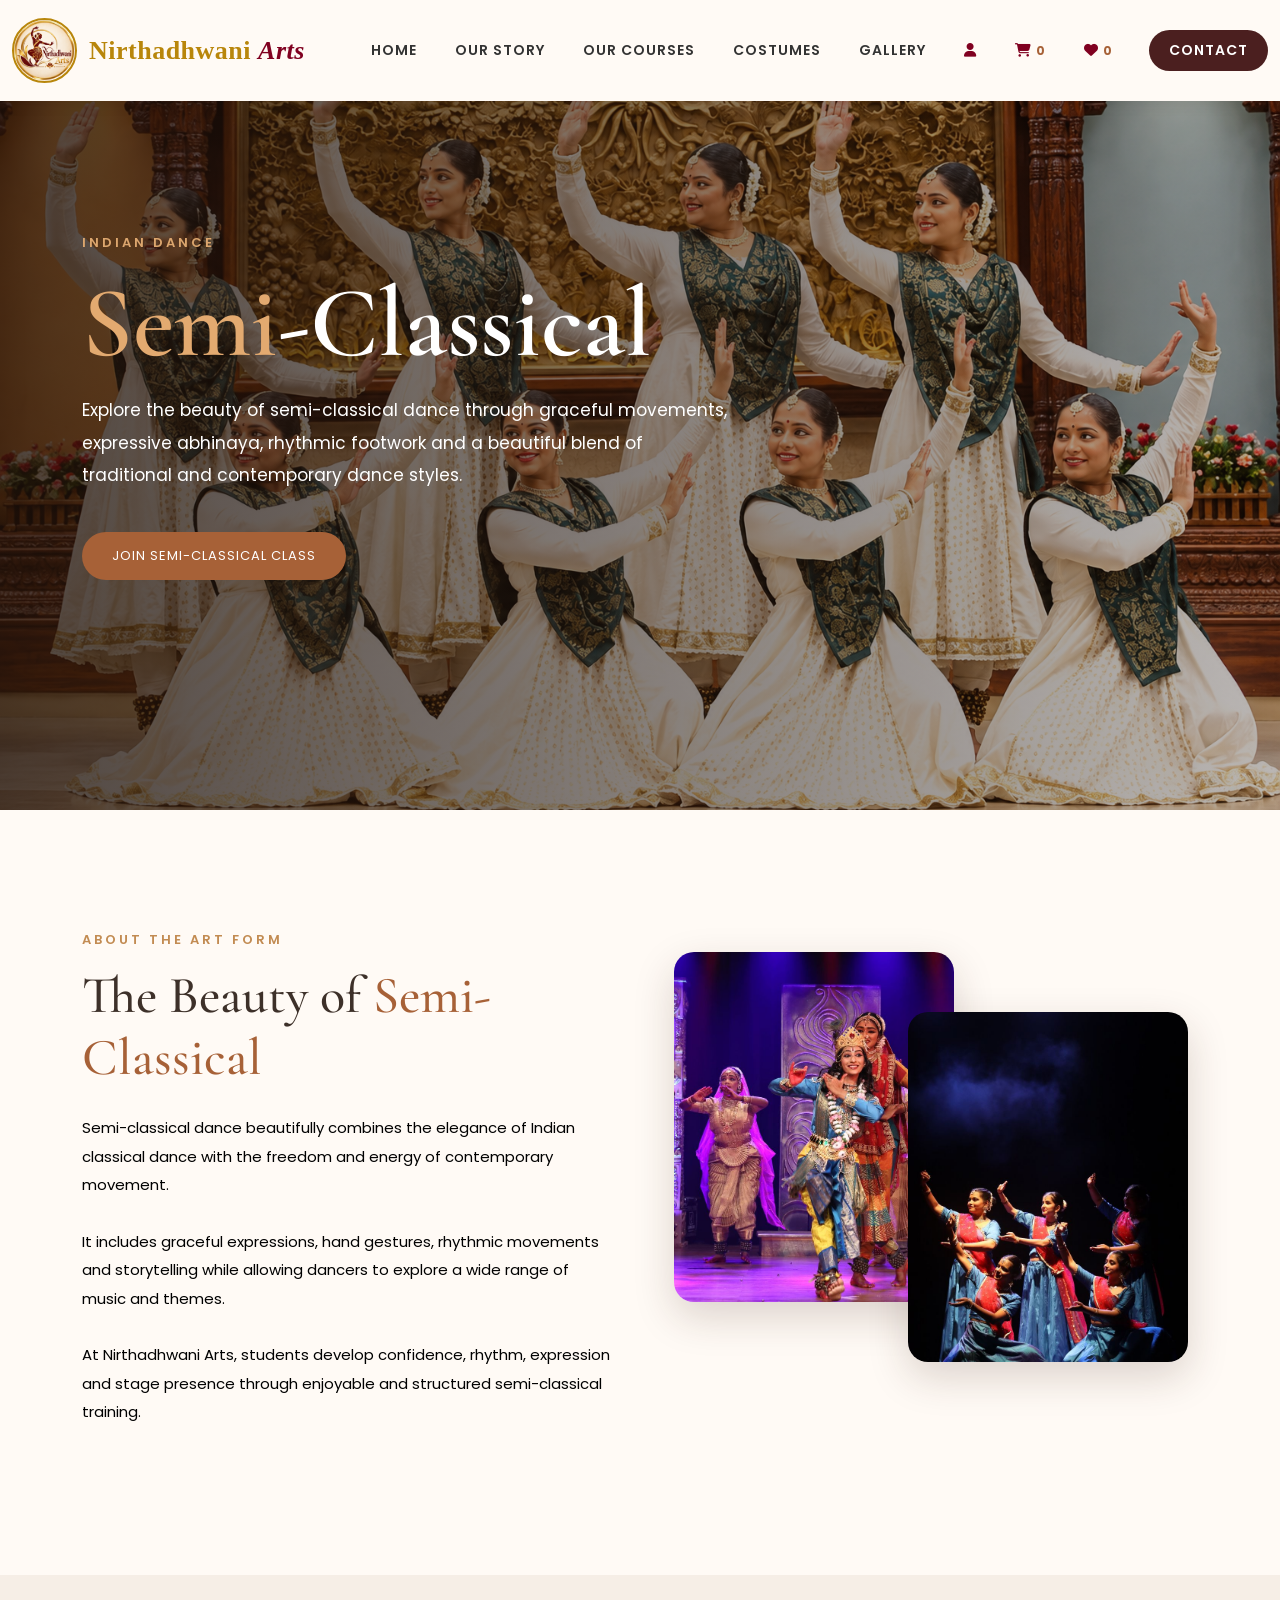
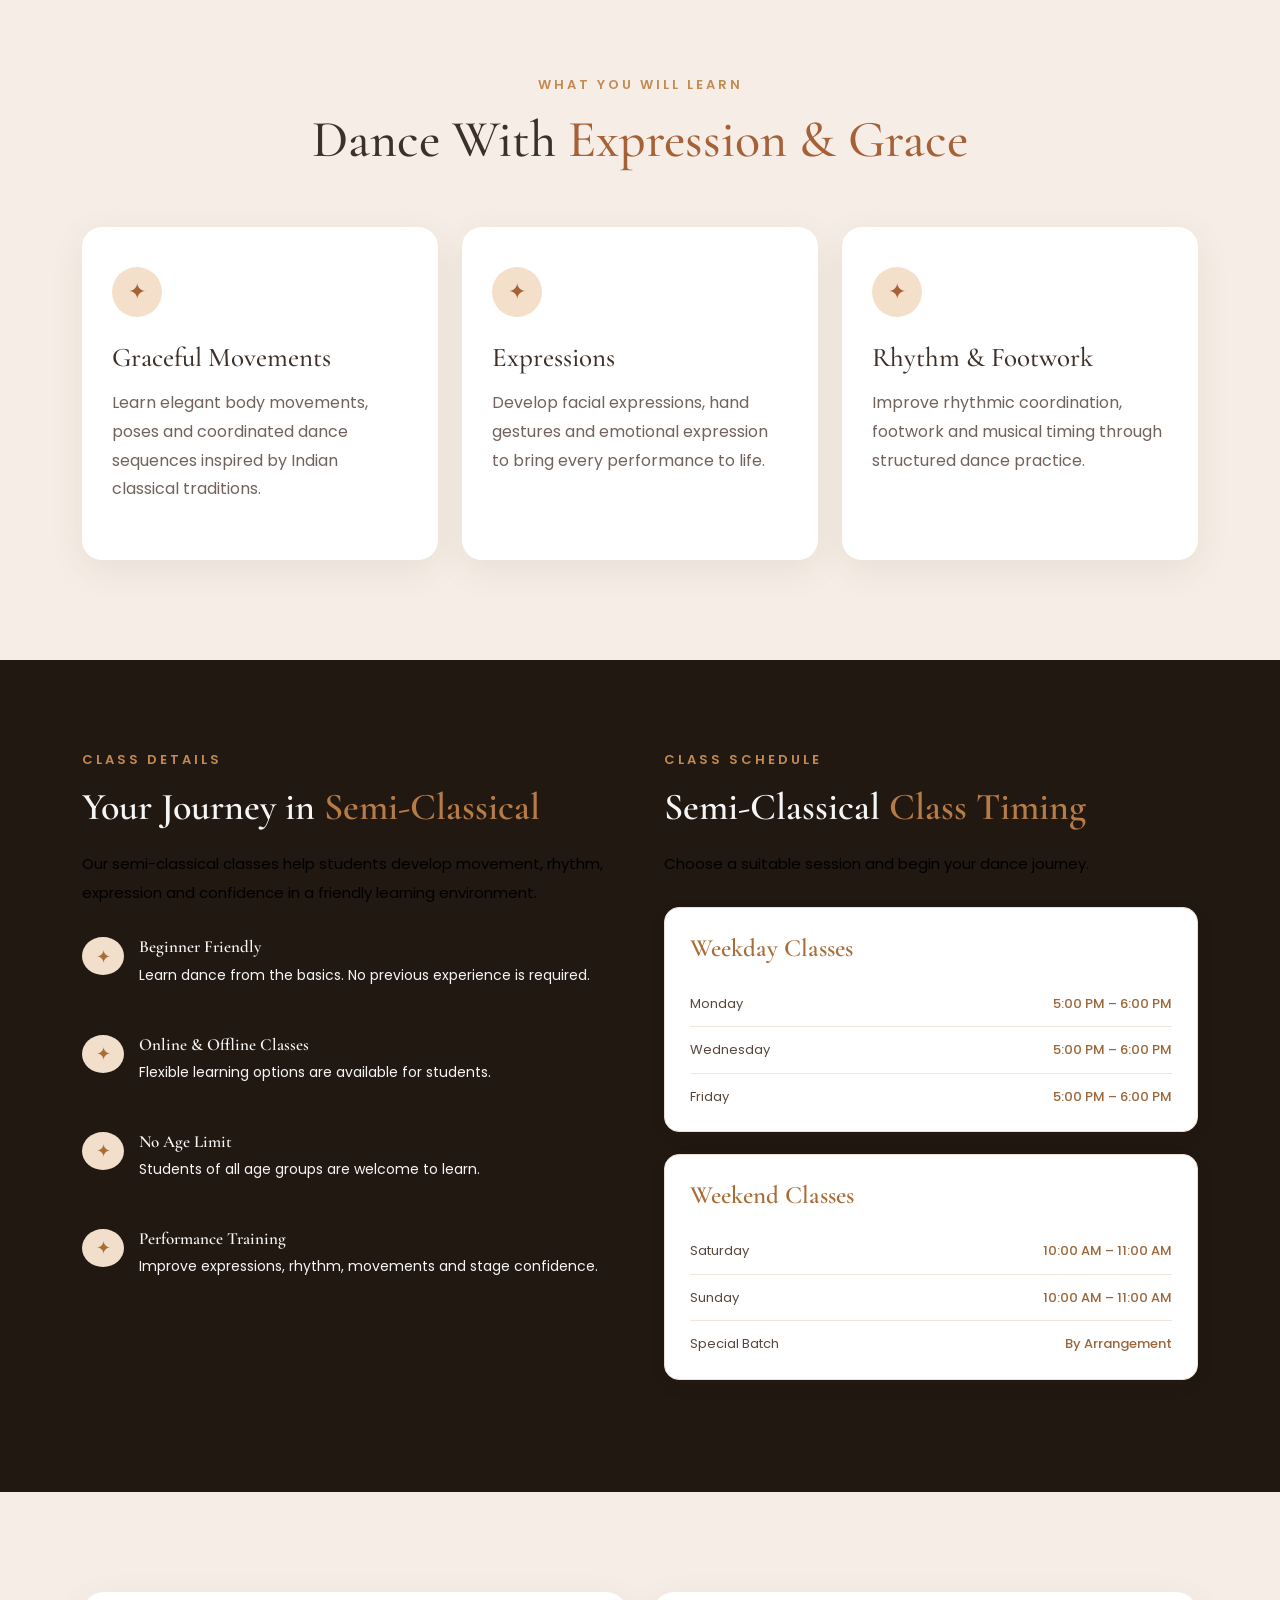
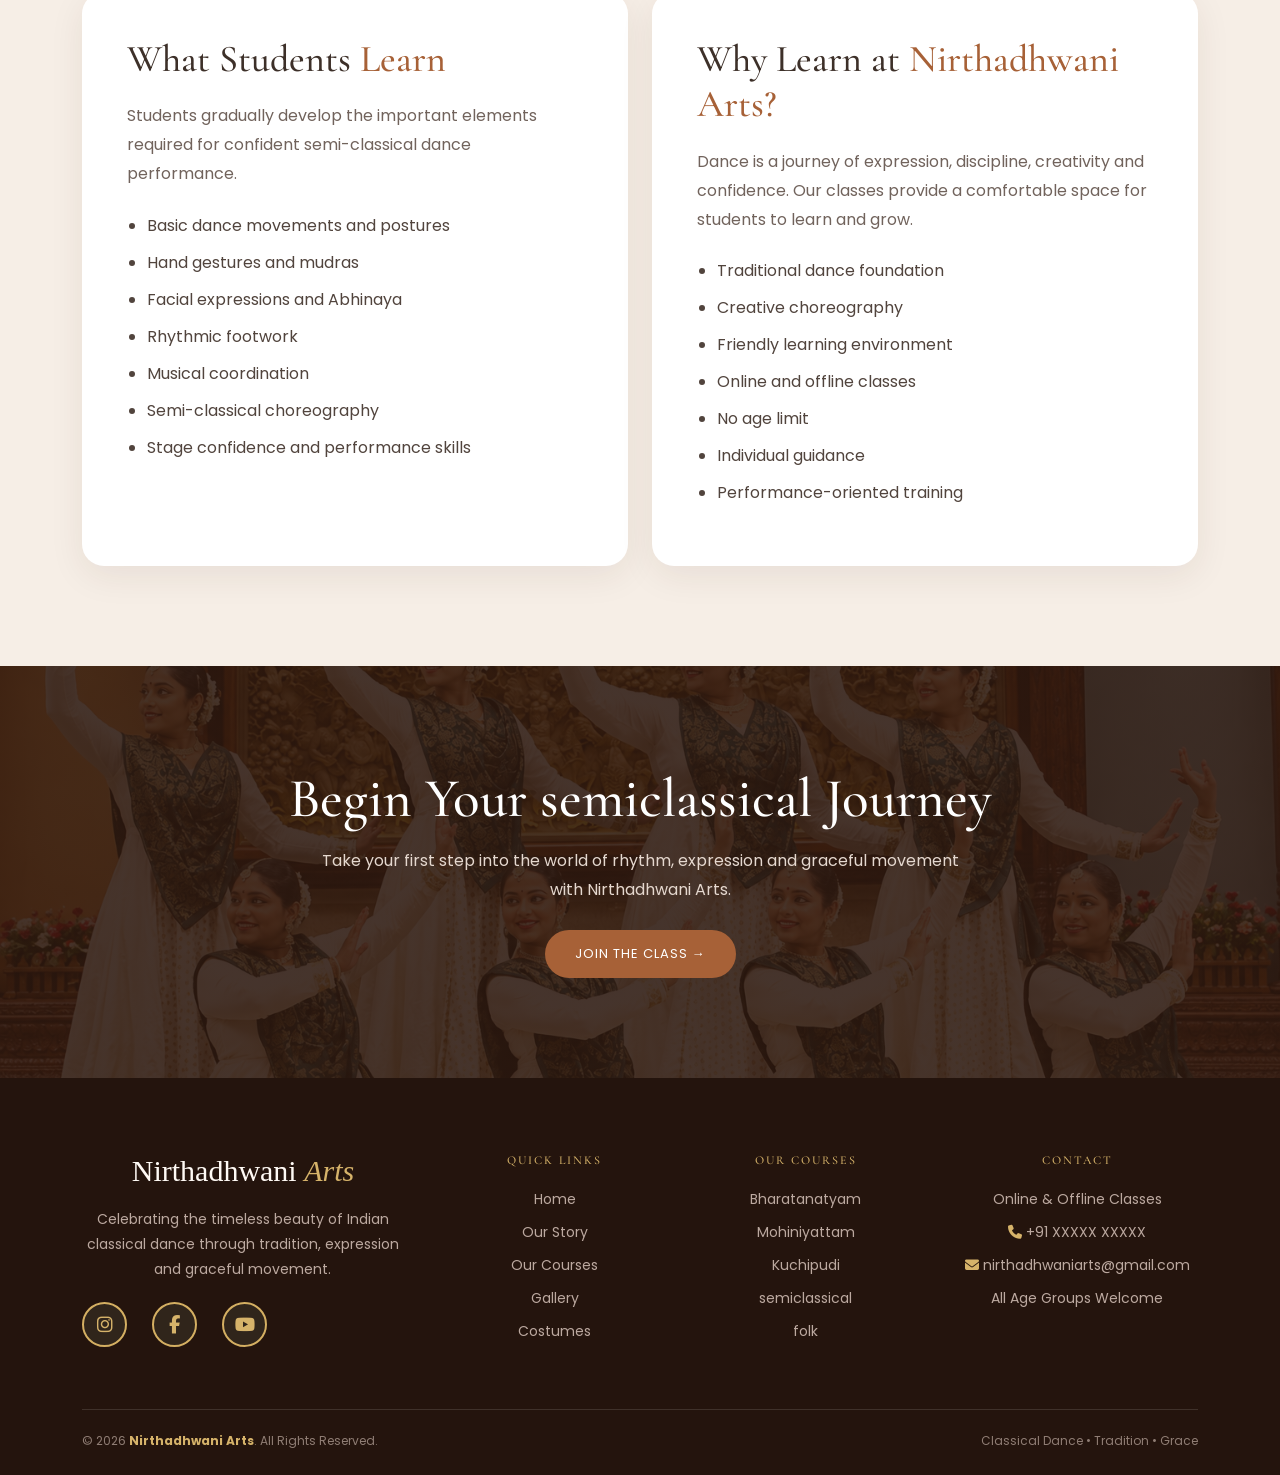
<file: semiclassical.html>
<!DOCTYPE html>
<html lang="en">

<head>
    <meta charset="UTF-8">
    <meta name="viewport" content="width=device-width, initial-scale=1.0">

    <title>Semi-Classical | Nirthadhwani Arts</title>

    <!-- Bootstrap CSS -->
    <link href="https://cdn.jsdelivr.net/npm/bootstrap@5.3.8/dist/css/bootstrap.min.css"
          rel="stylesheet">
<!-- Font Awesome CSS -->
<link rel="stylesheet"
      href="https://cdnjs.cloudflare.com/ajax/libs/font-awesome/6.7.2/css/all.min.css">
    <!-- Google Fonts -->
    <link rel="preconnect" href="https://fonts.googleapis.com">
    <link rel="preconnect" href="https://fonts.gstatic.com" crossorigin>

    <link href="https://fonts.googleapis.com/css2?family=Cormorant+Garamond:wght@500;600;700&family=Poppins:wght@300;400;500;600&display=swap"
          rel="stylesheet">

<style>

/* =========================
   GENERAL
========================= */

* {
    margin: 0;
    padding: 0;
    box-sizing: border-box;
}

html {
    scroll-behavior: smooth;
}

body {
    font-family: "Poppins", sans-serif;
    color: #3d3029;
    background: #fffaf5;
}

h1,
h2,
h3,
h4,
h5 {
    font-family: "Cormorant Garamond", serif;
}

a {
    text-decoration: none;
}


/* =========================
   NAVBAR
========================= */

 .navbar {
    background:  #fffaf5 !important;
    box-shadow: 0 2px 15px rgba(0,0,0,0.08);
    padding: 18px 0;
    transition: all 0.3s ease;
    position: fixed;
    width: 100%;
    z-index: 1000;
}

/* Logo */
.navbar-brand {
    font-size: 26px;
    letter-spacing: 1px;
    color: #4b1f1f !important;
    font-family: Georgia, serif;
}

/* ============================
   NIRTHADHWANI ARTS LOGO
============================ */

/* LOGO + ACADEMY NAME */

.academy-brand {
    display: flex;
    align-items: center;
    gap: 12px;
    text-decoration: none;
    padding: 0;
    margin: 0;
}

/* ROUND LOGO */

.academy-logo {
    width: 65px;
    height: 65px;
    border-radius: 50%;
    object-fit: contain;
    border: 2px solid #b8860b;
    background: #fffaf5;
    flex-shrink: 0;
    transition: transform 0.3s ease;
}

.academy-logo:hover {
    transform: scale(1.08);
}

/* BRAND NAME */

.brand-name {
    font-family: Georgia, serif;
    font-size: 26px;
    font-weight: 600;
    color: #4b1f1f;
    letter-spacing: 0.5px;
    white-space: nowrap;
}

.brand-name span {
    color: #b8860b;
}

/* MOBILE RESPONSIVE */

@media (max-width: 576px) {

    .academy-brand {
        gap: 8px;
    }

    .academy-logo {
        width: 45px;
        height: 45px;
    }

    .brand-name {
        font-size: 18px;
    }
}




.navbar-brand span {
    color: #b8860b;
}

/* Links */
.navbar-nav .nav-link {
    position: relative;
    margin-left: 22px;
    font-size: 14px;
    font-weight: 600;
    letter-spacing: 1px;
    color: #333 !important;
    padding: 8px 0;
    transition: all 0.3s ease;
}

/* Underline hover effect */
.navbar-nav .nav-link::after {
    content: "";
    position: absolute;
    left: 0;
    bottom: 0;
    width: 0;
    height: 2px;
    background: #b8860b;
    transition: width 0.3s ease;
}

.navbar-nav .nav-link:hover::after,
.navbar-nav .nav-link.active::after {
    width: 100%;
}

.navbar-nav .nav-link:hover,
.navbar-nav .nav-link.active {
    color: #b8860b !important;
}

.navbar-toggler {
    border: none;
}

.navbar-toggler:focus {
    box-shadow: none;
}

/* Contact button */
.contact-btn {
    background: #4b1f1f;
    color: white;
    padding: 10px 20px !important;
    border-radius: 25px;
    margin-left: 28px !important;
}

.contact-btn::after {
    display: none;
}

.contact-btn:hover {
    background: #b8860b;
    color: white !important;
}
/* =========================
   HERO
========================= */

.semi-hero {
    height: 90vh;

    background:
        linear-gradient(
            90deg,
            rgba(30, 17, 10, 0.78),
            rgba(30, 17, 10, 0.30)
        ),
        url(" semihero.png");

    background-size: cover;
    background-position: center;

    display: flex;
    align-items: center;
}

.hero-content {
    max-width: 750px;
    color: white;
    padding: 80px 0;
}

.hero-label,
.section-label {
    font-size: 13px;
    letter-spacing: 3px;
    color: #dca66e;
    font-weight: 600;
}

.hero-content h1 {
    font-size: clamp(55px, 8vw, 100px);
    line-height: 1;
    margin: 20px 0;
    font-weight: 600;
}

.hero-content h1 span {
    color: #e3aa70;
}

.hero-content p {
    font-size: 17px;
    line-height: 1.9;
    max-width: 650px;
}

.hero-btn,
.cta-btn {
    display: inline-block;
    margin-top: 25px;
    padding: 14px 30px;
    border-radius: 40px;
    background: #a76137;
    color: white;
    letter-spacing: 1px;
    font-size: 13px;
    transition: 0.3s;
}

.hero-btn:hover,
.cta-btn:hover {
    background: #dca66e;
    color: #211812;
    transform: translateY(-3px);
}


/* =========================
   ABOUT
========================= */

.about-section {
    padding: 120px 0;
    background: #fffaf5;
}

.about-section .section-label {
    display: block;
    margin-bottom: 15px;
}

.about-section h2 {
    font-size: 52px;
    line-height: 1.2;
    color: #3d3029;
    margin-bottom: 25px;
}

.about-section h2 span {
    color: #a76137;
}

.about-text {
    color: #71635c;
    font-size: 16px;
    line-height: 1.9;
    margin-bottom: 18px;
}


/* =========================
   IMAGE LAYER
========================= */

.about-images {
    position: relative;
    width: 100%;
    height: 500px;
}

.about-img {
    position: absolute;
    width: 280px;
    height: 350px;
    object-fit: cover;
    border-radius: 20px;
    box-shadow: 0 15px 40px rgba(62, 36, 20, 0.18);
    transition: 0.4s ease;
}

.img-one {
    top: 10px;
    left: 10px;
    z-index: 1;
}

.img-two {
    top: 70px;
    right: 10px;
    z-index: 2;
}

.img-three {
    bottom: 0;
    left: 110px;
    z-index: 3;
}

.about-img:hover {
    transform: translateY(-8px);
}


/* =========================
   HIGHLIGHTS
========================= */

.highlights {
    padding: 100px 0;
    background: #f6eee6;
}

.section-heading {
    margin-bottom: 55px;
}

.section-heading h2 {
    font-size: 52px;
    margin-top: 15px;
}

.section-heading h2 span {
    color: #a76137;
}

.highlight-card {
    background: #fff;
    padding: 40px 30px;
    height: 100%;
    border-radius: 20px;
    box-shadow: 0 10px 35px rgba(62, 36, 20, 0.08);
    transition: 0.4s;
}

.highlight-card:hover {
    transform: translateY(-10px);
    box-shadow: 0 20px 45px rgba(62, 36, 20, 0.14);
}

.highlight-icon {
    width: 50px;
    height: 50px;
    display: flex;
    align-items: center;
    justify-content: center;
    border-radius: 50%;
    background: #f4dfca;
    color: #a76137;
    font-size: 22px;
    margin-bottom: 25px;
}

.highlight-card h4 {
    font-size: 27px;
    margin-bottom: 15px;
}

.highlight-card p {
    color: #71635c;
    line-height: 1.8;
}


/* =========================
   DETAILS
========================= */

.details-section {
    padding: 100px 0;
    background: #fffaf5;
}

.details-section h2 {
    font-size: 52px;
    margin: 15px 0 25px;
}

.details-section h2 span {
    color: #a76137;
}

.detail-list {
    margin-top: 30px;
}

.detail-item {
    display: flex;
    gap: 18px;
    margin-bottom: 25px;
}

.detail-icon {
    min-width: 42px;
    height: 42px;
    border-radius: 50%;
    background: #f2dcc7;
    color: #a76137;
    display: flex;
    align-items: center;
    justify-content: center;
}

.detail-item h5 {
    margin-bottom: 5px;
    font-weight: 600;
}

.detail-item p {
    margin: 0;
    color: #71635c;
    line-height: 1.6;
}


/* =========================
   TIMING
========================= */

.timing-section {
    padding: 100px 0;
    background: #211812;
    color: white;
}

.timing-section .section-label {
    color: #e2aa70;
}

.timing-section h2 {
    font-size: 52px;
    margin-top: 15px;
}

.timing-section h2 span {
    color: #e2aa70;
}

.timing-section .section-heading p {
    color: #d4c6bd;
    margin-top: 15px;
}

.time-card {
    padding: 35px;
    border: 1px solid rgba(255,255,255,0.15);
    border-radius: 20px;
    background: rgba(255,255,255,0.05);
    transition: 0.3s;
}

.time-card:hover {
    transform: translateY(-7px);
    border-color: #dca66e;
}

.time-card h4 {
    color: #e2aa70;
    font-size: 27px;
    margin-bottom: 25px;
}

.time-row {
    display: flex;
    justify-content: space-between;
    gap: 20px;
    padding: 15px 0;
    border-bottom: 1px solid rgba(255,255,255,0.12);
    color: #eee;
}

.time-row:last-child {
    border-bottom: none;
}


/* =========================
   CLASS INFORMATION
========================= */

.class-info {
    padding: 100px 0;
    background: #f6eee6;
}

.info-box {
    height: 100%;
    padding: 45px;
    background: white;
    border-radius: 22px;
    box-shadow: 0 10px 35px rgba(62, 36, 20, 0.08);
    transition: 0.3s;
}

.info-box:hover {
    transform: translateY(-5px);
}

.info-box h3 {
    font-size: 38px;
    margin-bottom: 20px;
}

.info-box h3 span {
    color: #a76137;
}

.info-box p {
    color: #71635c;
    line-height: 1.8;
}

.info-box ul {
    margin-top: 25px;
    padding-left: 20px;
}

.info-box li {
    margin-bottom: 13px;
    color: #51443d;
}


/* =========================
   CTA
========================= */

.cta-section {
    padding: 100px 20px;

    text-align: center;

    background:
        linear-gradient(
            rgba(44, 24, 15, 0.88),
            rgba(44, 24, 15, 0.88)
        ),
        url("semihero.png") center/cover;

    color: white;
}

.cta-section h2 {
    font-size: 55px;
    margin-bottom: 15px;
}

.cta-section p {
    max-width: 650px;
    margin: auto;
    color: #e5d8cf;
    line-height: 1.8;
}



/* =========================
   FOOTER
========================= */

footer {
    background: #160e0a;
    color: white;
    text-align: center;
    padding: 45px 0;
}

footer h3 {
    font-size: 30px;
}

footer h3 span {
    color: #dca66e;
}

footer p {
    color: #bdb0a8;
    margin-top: 10px;
}


/* =========================
   TABLET
========================= */

@media (max-width: 991px) {

    .nav-link {
        margin-left: 0;
        margin-top: 10px;
    }

    .hero-content h1 {
        font-size: 65px;
    }

    .about-section {
        padding: 80px 0;
    }

    .about-section h2,
    .details-section h2,
    .section-heading h2,
    .timing-section h2 {
        font-size: 42px;
    }

    .about-images {
        height: 470px;
        margin-top: 20px;
    }

    .about-img {
        width: 250px;
        height: 320px;
    }

    .img-one {
        left: 20px;
    }

    .img-two {
        right: 20px;
    }

    .img-three {
        left: 100px;
    }
}


/* =========================
   MOBILE
========================= */

@media (max-width: 576px) {

    .semi-hero {
        min-height: 75vh;
    }

    .hero-content {
        padding: 50px 15px;
    }

    .hero-content h1 {
        font-size: 50px;
    }

    .hero-content p {
        font-size: 15px;
    }

    .about-section,
    .highlights,
    .details-section,
    .timing-section,
    .class-info {
        padding: 70px 15px;
    }

    .about-section h2,
    .details-section h2,
    .section-heading h2,
    .timing-section h2,
    .cta-section h2 {
        font-size: 38px;
    }

    .about-text {
        font-size: 15px;
    }

    .about-images {
        height: 400px;
    }

    .about-img {
        width: 190px;
        height: 260px;
    }

    .img-one {
        top: 0;
        left: 0;
    }

    .img-two {
        top: 55px;
        right: 0;
    }

    .img-three {
        bottom: 0;
        left: 65px;
    }

    .info-box {
        padding: 30px 25px;
    }

    .time-row {
        flex-direction: column;
        gap: 5px;
    }
}
/* CLASS DETAILS & TIMING */

.details-timing-section {
    padding: 90px 0;
    background:#211812 ;
    
}

.details-box,
.timing-box {
    height: 100%;
}

.section-label {
    display: block;
    font-size: 13px;
    letter-spacing: 3px;
    color: #c28b52;
    font-weight: 600;
    margin-bottom: 15px;
}

.details-box h2,
.timing-box h2 {
    font-family: "Cormorant Garamond", serif;
    font-size: 38px;
    font-weight: 600;
    line-height: 1.2;
    color: #35251e;
    margin-bottom: 20px;
}

.details-box h2 span,
.timing-box h2 span {
    color: #b77b45;
}

.about-text,
.timing-intro {
    color: black;
    font-size: 15px;
    line-height: 1.9;
    margin-bottom: 28px;
}

/* DETAIL ITEMS */

.detail-list {
    display: flex;
    flex-direction: column;
    gap: 22px;
}

.detail-item {
    display: flex;
    align-items: flex-start;
    gap: 15px;
}

.detail-icon {
    flex-shrink: 0;
    width: 38px;
    height: 38px;
    display: flex;
    align-items: center;
    justify-content: center;
    background: #f1dfcb;
    color: #a96d37;
    border-radius: 50%;
    font-size: 18px;
}

.detail-item h5 {
    font-size: 17px;
    font-weight: 600;
    color: #3d2b22;
    margin-bottom: 6px;
}

.detail-item p {
    font-size: 14px;
    line-height: 1.7;
    color: #75675d;
    margin-bottom: 0;
}

/* CLASS TIMING CARDS */

.time-card {
    background: #ffffff;
    padding: 25px;
    border: 1px solid #efdfce;
    border-radius: 15px;
    margin-bottom: 22px;
    box-shadow: 0 5px 20px rgba(72, 46, 27, 0.05);
    transition: transform 0.3s ease,
                box-shadow 0.3s ease;
}

.time-card:hover {
    transform: translateY(-4px);
    box-shadow: 0 10px 25px rgba(72, 46, 27, 0.10);
}

.time-card h4 {
    font-family: "Cormorant Garamond", serif;
    font-size: 25px;
    font-weight: 600;
    color: #a96d37;
    margin-bottom: 18px;
}

.time-row {
    display: flex;
    justify-content: space-between;
    align-items: center;
    gap: 12px;
    padding: 13px 0;
    border-bottom: 1px solid #f0e5da;
    font-size: 13px;
    color: #57463b;
}

.time-row:last-child {
    border-bottom: none;
    padding-bottom: 0;
}

.time-row span:last-child {
    text-align: right;
    font-weight: 500;
    color: #9b6639;
}

/* RESPONSIVE DESIGN */

@media (max-width: 991px) {
    .details-timing-section {
        padding: 60px 0;
    }

    .details-box h2,
    .timing-box h2 {
        font-size: 32px;
    }
}

@media (max-width: 576px) {
    .details-timing-section {
        padding: 40px 0;
    }

    .time-card {
        padding: 18px;
    }

    .time-row {
        font-size: 12px;
    }
}
#text{
    color: whitesmoke;
}

 
/* =========================
   FOOTER
========================= */


       .premium-footer {
    background: #24140d;
    color: #fffaf5;
    padding: 75px 0 25px;
}

.footer-main {
    display: grid;
    grid-template-columns: 1.6fr 1fr 1fr 1.2fr;
    gap: 50px;
}

.footer-brand h2 {
    font-family: Georgia, serif;
    font-size: 30px;
    font-weight: 500;
    margin-bottom: 18px;
}

.footer-brand h2 span {
    color: #d6b36a;
    font-style: italic;
}

.footer-brand p {
    max-width: 350px;
    color: #bca9a0;
    line-height: 1.8;
    font-size: 14px;
}


/* SOCIAL LINKS */
.social-links {
    display: flex;
    flex-direction: row;
    align-items: center;
    justify-content: flex-start;
    gap: 25px;
    margin-top: 20px;
}

/* ROUND SOCIAL ICONS */
.social-links a {
    width: 45px;
    height: 45px;
    flex-shrink: 0;

    display: inline-flex;
    align-items: center;
    justify-content: center;

    background-color: #30251b;
    color: #d4af62;

    border: 2px solid #d4af62;
    border-radius: 50%;

    text-decoration: none;
    box-sizing: border-box;

    transition: background-color 0.3s ease,
                color 0.3s ease,
                transform 0.3s ease,
                box-shadow 0.3s ease;
}

/* ICON POSITION */
.social-links a i {
    display: inline-block;
    font-size: 18px;
    line-height: 1;
    margin: 0;
    padding: 0;
}

/* HOVER EFFECT */
.social-links a:hover {
    background-color: #d4af62;
    color: #21180f;
    transform: translateY(-4px);
    box-shadow: 0 5px 12px rgba(212, 175, 98, 0.3);
}

/* MOBILE RESPONSIVE */
@media (max-width: 576px) {
    .social-links {
        gap: 12px;
    }

    .social-links a {
        width: 40px;
        height: 40px;
    }

    .social-links a i {
        font-size: 16px;
    }
}

/* FOOTER COLUMNS */

.footer-column h4 {
    color: #d6b36a;
    font-size: 12px;
    letter-spacing: 2px;
    margin-bottom: 22px;
}

.footer-column a,
.footer-column p {
    display: block;
    color: #bca9a0;
    text-decoration: none;
    font-size: 14px;
    margin-bottom: 12px;
    transition: 0.3s ease;
}

.footer-column a:hover {
    color: #d6b36a;
    padding-left: 4px;
}


/* FOOTER BOTTOM */

.footer-line {
    height: 1px;
    background: rgba(255,255,255,0.12);
    margin: 55px 0 22px;
}

.footer-bottom {
    display: flex;
    justify-content: space-between;
    align-items: center;
    gap: 20px;
}

.footer-bottom p {
    margin: 0;
    color: #8f7d74;
    font-size: 12px;
}

.footer-bottom strong {
    color: #d6b36a;
}


        
        /* ================= RESPONSIVE ================= */


       @media (max-width: 992px) {

    .contact-box {
        grid-template-columns: 1fr;
    }

    .footer-main {
        grid-template-columns: 1fr 1fr;
    }

}

@media (max-width: 576px) {

    .contact-section {
        padding: 75px 15px;
    }

    .contact-heading h2 {
        font-size: 36px;
    }

    .contact-info {
        padding: 45px 25px;
    }

    .contact-info h3 {
        font-size: 32px;
    }

    .contact-form {
        padding: 35px 25px;
    }

    .form-row {
        grid-template-columns: 1fr;
        gap: 0;
    }

    .footer-main {
        grid-template-columns: 1fr;
        gap: 35px;
    }

    .premium-footer {
        padding: 55px 20px 20px;
    }

    .footer-bottom {
        flex-direction: column;
        text-align: center;
    }

}

/* Enquiry Button */
.enquiry-btn {
    margin-top: 12px;
    padding: 10px 18px;
    border: 1px solid white;
    border-radius: 25px;
    background: transparent;
    color: white;
    font-size: 12px;
    font-weight: 600;
    cursor: pointer;
    transition: 0.3s;
}

.enquiry-btn:hover {
    background: white;
    color: #5a2424;
}


/* Modal Background */
.enquiry-modal {
    display: none;
    position: fixed;
    z-index: 9999;
    left: 0;
    top: 0;
    width: 100%;
    height: 100%;
    background: rgba(0, 0, 0, 0.65);

    align-items: center;
    justify-content: center;

    padding: 20px;
}


/* Form Box */
.enquiry-box {
    position: relative;
    width: 100%;
    max-width: 500px;
    max-height: 90vh;
    overflow-y: auto;

    background: #fffaf5;
    padding: 35px;
    border-radius: 20px;

    box-shadow: 0 15px 50px rgba(0,0,0,0.3);
}


.enquiry-box h2 {
    color: #5a2424;
    text-align: center;
    margin-bottom: 8px;
}


#selectedCostume {
    text-align: center;
    color: #a87528;
    font-weight: 600;
    margin-bottom: 25px;
}


/* Close Button */
.close-btn {
    position: absolute;
    right: 20px;
    top: 12px;

    font-size: 30px;
    color: #5a2424;
    cursor: pointer;
}


/* Form */
.form-group {
    margin-bottom: 16px;
}


.form-group label {
    display: block;
    margin-bottom: 6px;
    color: #4b2929;
    font-weight: 600;
    font-size: 14px;
}


.form-group input,
.form-group select,
.form-group textarea {
    width: 100%;
    padding: 12px 14px;

    border: 1px solid #d8c2ad;
    border-radius: 8px;

    background: white;
    font-size: 14px;
    outline: none;
}


.form-group input:focus,
.form-group select:focus,
.form-group textarea:focus {
    border-color: #a87528;
}


.form-group textarea {
    height: 90px;
    resize: vertical;
}


/* Submit Button */
.submit-btn {
    width: 100%;
    padding: 14px;

    border: none;
    border-radius: 30px;

    background: #25D366;
    color: white;

    font-size: 14px;
    font-weight: 700;

    cursor: pointer;
    transition: 0.3s;
}


.submit-btn:hover {
    background: #1da851;
}


/* Mobile */
@media (max-width: 600px) {

    .enquiry-box {
        padding: 25px 20px;
    }

    .enquiry-box h2 {
        font-size: 22px;
    }

}
//* Enquiry Button */
.enquiry-btn {
    margin-top: 12px;
    padding: 10px 18px;
    border: 1px solid white;
    border-radius: 25px;
    background: transparent;
    color: white;
    font-size: 12px;
    font-weight: 600;
    cursor: pointer;
    transition: 0.3s;
}


.enquiry-btn:hover {
    background: white;
    color: #5a2424;
}


/* Modal Background */
.enquiry-modal {
    display: none;
    position: fixed;
    z-index: 9999;
    left: 0;
    top: 0;
    width: 100%;
    height: 100%;
    background: rgba(0, 0, 0, 0.65);

    align-items: center;
    justify-content: center;

    padding: 20px;
}


/* Form Box */
.enquiry-box {
    position: relative;
    width: 100%;
    max-width: 500px;
    max-height: 90vh;
    overflow-y: auto;

    background: #fffaf5;
    padding: 35px;
    border-radius: 20px;

    box-shadow: 0 15px 50px rgba(0,0,0,0.3);
}


.enquiry-box h2 {
    color: #5a2424;
    text-align: center;
    margin-bottom: 8px;
}


#selectedCostume {
    text-align: center;
    color: #a87528;
    font-weight: 600;
    margin-bottom: 25px;
}


/* Close Button */
.close-btn {
    position: absolute;
    right: 20px;
    top: 12px;

    font-size: 30px;
    color: #5a2424;
    cursor: pointer;
}


/* Form */
.form-group {
    margin-bottom: 16px;
}


.form-group label {
    display: block;
    margin-bottom: 6px;
    color: #4b2929;
    font-weight: 600;
    font-size: 14px;
}


.form-group input,
.form-group select,
.form-group textarea {
    width: 100%;
    padding: 12px 14px;

    border: 1px solid #d8c2ad;
    border-radius: 8px;

    background: white;
    font-size: 14px;
    outline: none;
}


.form-group input:focus,
.form-group select:focus,
.form-group textarea:focus {
    border-color: #a87528;
}


.form-group textarea {
    height: 90px;
    resize: vertical;
}


/* Submit Button */
.submit-btn {
    width: 100%;
    padding: 14px;

    border: none;
    border-radius: 30px;

    background: #25D366;
    color: white;

    font-size: 14px;
    font-weight: 700;

    cursor: pointer;
    transition: 0.3s;
}


.submit-btn:hover {
    background: #1da851;
}


/* Mobile */
@media (max-width: 600px) {

    .enquiry-box {
        padding: 25px 20px;
    }

    .enquiry-box h2 {
        font-size: 22px;
    }

}
/* =====================================
   FONT AWESOME ICON COLORS
===================================== */

/* Default Icons */
i.fa,
i.fas,
i.far,
i.fab,
.fa-solid,
.fa-regular,
.fa-brands {
    color: #800020;
    transition: color 0.3s ease;
}

/* Navbar Icons */
.navbar i,
.navbar .bi {
    color: #800020;
}

/* Navbar Icon Hover */
.navbar i:hover,
.navbar .bi:hover {
    color: #b8860b;
}

/* User Icon */
.fa-user {
    color: #800020 !important;
}

/* Shopping Cart Icon */
.fa-cart-shopping,
.fa-shopping-cart {
    color: #b8860b;
}

/* Heart / Wishlist Icon */
.fa-heart {
    color: #c03945;
}

/* Social Media Icons */
.social-links i {
    color: #d6b36a;
}

/* Social Icon Hover */
.social-links a:hover i {
    color: #24140d;
}

/* Contact Icons */
.contact-icon,
.contact-info i {
    color: #b8860b;
}

/* Enquiry Button Icons */
.enquiry-btn i {
    color: #ffffff;
}

/* Submit Button Icons */
.submit-btn i {
    color: #ffffff;
}

/* Close Icon */
.close-btn i {
    color: #800020;
}

/* Filter Icons */
.filter-btn i {
    color: inherit;
}

/* Add to Cart Button Icons */
.add-cart-btn i {
    color: #ffffff;
}

/* Wishlist Active Icon */
.wishlist-btn.active i {
    color: #c03945;
}

/* Footer Icons */
.premium-footer i {
    color: #d6b36a;
}

/* Footer Icon Hover */
.social-links a:hover i {
    color: #24140d;
}

/* CART AND WISHLIST SIDEBAR */

.shop-sidebar {
    width: 420px !important;
    max-width: 100%;
    background: #fffaf5;
    font-family: 'Poppins', sans-serif;
}

.shop-sidebar .offcanvas-header {
    padding: 25px;
    border-bottom: 1px solid #ead8c8;
}

.shop-sidebar h4 {
    font-family: 'Cormorant Garamond', serif;
    font-size: 30px;
    color: #4b1f1f;
}

.shop-sidebar .offcanvas-body {
    padding: 25px;
}

.sidebar-product {
    display: flex;
    align-items: center;
    gap: 15px;
    padding: 15px 0;
    border-bottom: 1px solid #ead8c8;
}

.sidebar-product img {
    width: 85px;
    height: 100px;
    object-fit: cover;
    border-radius: 8px;
}

.sidebar-product-info {
    flex: 1;
    min-width: 0;
}

.sidebar-product-info h5 {
    font-size: 14px;
    color: #493326;
}

.sidebar-product-info p {
    color: #a76137;
    font-size: 14px;
    font-weight: 600;
}

.quantity-box {
    display: flex;
    align-items: center;
    gap: 10px;
    flex-wrap: wrap;
}

.quantity-box button,
.remove-item {
    border: 1px solid #d9c2ae;
    background: white;
    border-radius: 5px;
    padding: 4px 10px;
    cursor: pointer;
}

.remove-item {
    color: #c03945;
}

.sidebar-footer {
    padding: 25px;
    border-top: 1px solid #ead8c8;
}

.sidebar-btn {
    width: 100%;
    padding: 13px;
    border: none;
    border-radius: 6px;
    background: #a76137;
    color: white;
}

.sidebar-btn:hover {
    background: #75452d;
}

.sidebar-btn:disabled {
    opacity: 0.5;
    cursor: not-allowed;
}

#cartCount,
#wishlistCount {
    font-size: 12px;
    color: #a76137;
    font-weight: 700;
}
/* ==============================
   SIGN IN & SIGN UP MODAL
============================== */

.auth-modal {
    position: relative;
    background: #fffaf5;
    border: none;
    border-radius: 20px;
    padding: 35px;
    box-shadow: 0 20px 60px rgba(0,0,0,0.2);
}

.auth-close {
    position: absolute;
    right: 20px;
    top: 20px;
    z-index: 2;
}

/* HEADER */

.auth-header {
    text-align: center;
    margin-bottom: 25px;
}

.auth-header span {
    font-size: 11px;
    letter-spacing: 3px;
    color: #a76137;
    font-weight: 600;
}

.auth-header h2 {
    font-family: 'Cormorant Garamond', Georgia, serif;
    font-size: 34px;
    color: #4b1f1f;
    margin: 10px 0;
}

.auth-header h2 em {
    color: #b8860b;
}

.auth-header p {
    font-size: 12px;
    color: #8a786a;
}

/* TABS */

.auth-tabs {
    display: flex;
    background: #f2e5d8;
    padding: 5px;
    border-radius: 30px;
    margin-bottom: 30px;
}

.auth-tab {
    flex: 1;
    padding: 12px;
    border: none;
    background: transparent;
    border-radius: 25px;
    color: #654735;
    font-size: 12px;
    font-weight: 600;
    transition: 0.3s;
}

.auth-tab.active {
    background: #4b1f1f;
    color: white;
}

/* FORMS */

.auth-form h3 {
    font-family: 'Cormorant Garamond', Georgia, serif;
    font-size: 30px;
    color: #4b1f1f;
    text-align: center;
}

.auth-form > p {
    text-align: center;
    color: #8a786a;
    font-size: 12px;
    margin-bottom: 25px;
}

.auth-field {
    margin-bottom: 18px;
}

.auth-field label {
    display: block;
    font-size: 12px;
    font-weight: 600;
    color: #493326;
    margin-bottom: 8px;
}

.auth-input {
    display: flex;
    align-items: center;
    background: white;
    border: 1px solid #e0cbbb;
    border-radius: 9px;
    padding: 0 15px;
    transition: 0.3s;
}

.auth-input:focus-within {
    border-color: #a76137;
}

.auth-input i {
    color: #a76137;
    font-size: 14px;
}

.auth-input input {
    width: 100%;
    border: none;
    outline: none;
    padding: 14px 12px;
    background: transparent;
    font-family: 'Poppins', sans-serif;
    font-size: 13px;
}

/* SUBMIT BUTTON */

.auth-submit {
    width: 100%;
    background: #4b1f1f;
    color: white;
    border: none;
    border-radius: 30px;
    padding: 14px;
    margin-top: 12px;
    font-size: 12px;
    font-weight: 600;
    letter-spacing: 1px;
    transition: 0.3s;
}

.auth-submit:hover {
    background: #a76137;
}

.auth-submit i {
    margin-left: 10px;
    color: white;
}

/* SWITCH LINKS */

.auth-switch {
    text-align: center;
    margin-top: 22px;
    font-size: 12px;
    color: #8a786a;
}

.auth-switch a {
    color: #a76137;
    font-weight: 600;
    text-decoration: none;
}

.auth-switch a:hover {
    text-decoration: underline;
}

.auth-message {
    text-align: center;
    font-size: 12px;
    margin-top: 12px;
}

/* MOBILE */

@media (max-width: 576px) {
    .auth-modal {
        padding: 30px 20px;
    }

    .auth-header h2 {
        font-size: 28px;
    }
}
</style>
</head>


<body>


<!-- ================= NAVBAR ================= -->

<nav class="navbar navbar-expand-lg">
    <div class="container-fluid">

        <!-- Logo -->
         <a class="navbar-brand academy-brand" href="index.html">

            <img src="logo.png"
                 alt="Nirthadhwani Arts Logo"
                 class="academy-logo">

            <span class="brand-name">
                Nirthadhwani <span><i>Arts</i></span>
            </span>

        </a>

        <button class="navbar-toggler"
                type="button"
                data-bs-toggle="collapse"
                data-bs-target="#mynavbar">

            <span class="navbar-toggler-icon"></span>

        </button>

        <div class="collapse navbar-collapse" id="mynavbar">

            <ul class="navbar-nav ms-auto align-items-lg-center">

                <li class="nav-item">
                    <a href="index.html" class="nav-link">HOME</a>
                </li>

                <li class="nav-item">
                    <a href="index.html#about" class="nav-link">
                        OUR STORY
                    </a>
                </li>

                <li class="nav-item">
                    <a href="index.html#course" class="nav-link">
                        OUR COURSES
                    </a>
                </li>

                <li class="nav-item">
                    <a href="index.html#costumes" class="nav-link">
                        COSTUMES
                    </a>
                </li>

                <li class="nav-item">
                    <a href="index.html#gallery" class="nav-link">
                        GALLERY
                    </a>
                </li>

                
                  <li class="nav-item">
    <a href="#"
       class="nav-link"
       data-bs-toggle="modal"
       data-bs-target="#authModal"
       aria-label="Sign in or sign up">
        <i class="fa-solid fa-user"></i>
    </a>
</li>
                <li class="nav-item">
    <a href="#" class="nav-link"
       data-bs-toggle="offcanvas"
       data-bs-target="#cartSidebar">

        <i class="fa-solid fa-cart-shopping"></i>
        <span id="cartCount">0</span>
    </a>
</li>

<!-- Wishlist -->
<li class="nav-item">
    <a href="#" class="nav-link"
       data-bs-toggle="offcanvas"
       data-bs-target="#wishlistSidebar">

        <i class="fa-solid fa-heart"></i>
        <span id="wishlistCount">0</span>
    </a>
</li>

                <li class="nav-item">
                    <a href="#contact" class="nav-link contact-btn" style="color:white!important;">CONTACT</a>
                </li>

            </ul>

        </div>

    </div>

</nav>


<!-- ================= HERO ================= -->

<section class="semi-hero">

    <div class="container">

        <div class="hero-content">

            <span class="hero-label">
                INDIAN DANCE
            </span>

            <h1>
                <span>Semi</span>-Classical
            </h1>

            <p>
                Explore the beauty of semi-classical dance through
                graceful movements, expressive abhinaya, rhythmic
                footwork and a beautiful blend of traditional and
                contemporary dance styles.
            </p>

            <a href="index.html#contact" class="hero-btn">
                JOIN SEMI-CLASSICAL CLASS
            </a>

        </div>

    </div>

</section>


<!-- ================= ABOUT ================= -->

<section class="about-section">

    <div class="container">

        <div class="row align-items-center g-5">

            <!-- TEXT -->

            <div class="col-lg-6">

                <span class="section-label">
                    ABOUT THE ART FORM
                </span>

                <h2>
                    The Beauty of
                    <span>Semi-Classical</span>
                </h2>

                <p class="about-text">
                    Semi-classical dance beautifully combines the
                    elegance of Indian classical dance with the
                    freedom and energy of contemporary movement.
                </p>

                <p class="about-text">
                    It includes graceful expressions, hand gestures,
                    rhythmic movements and storytelling while allowing
                    dancers to explore a wide range of music and themes.
                </p>

                <p class="about-text">
                    At Nirthadhwani Arts, students develop confidence,
                    rhythm, expression and stage presence through
                    enjoyable and structured semi-classical training.
                </p>

            </div>


            <!-- IMAGES -->

            <div class="col-lg-6">

                <div class="about-images">

                    <img src="semi1.jpg"
                         alt="Semi Classical Dance"
                         class="about-img img-one">

                    <img src="semi2.jpg"
                         alt="Semi Classical Performance"
                         class="about-img img-two">

                   
                </div>

            </div>

        </div>

    </div>

</section>


<!-- ================= HIGHLIGHTS ================= -->

<section class="highlights">

    <div class="container">

        <div class="section-heading text-center">

            <span class="section-label">
                WHAT YOU WILL LEARN
            </span>

            <h2>
                Dance With
                <span>Expression & Grace</span>
            </h2>

        </div>


        <div class="row g-4">

            <div class="col-md-4">

                <div class="highlight-card">

                    <div class="highlight-icon">✦</div>

                    <h4>
                        Graceful Movements
                    </h4>

                    <p>
                        Learn elegant body movements, poses and
                        coordinated dance sequences inspired by
                        Indian classical traditions.
                    </p>

                </div>

            </div>


            <div class="col-md-4">

                <div class="highlight-card">

                    <div class="highlight-icon">✦</div>

                    <h4>
                        Expressions
                    </h4>

                    <p>
                        Develop facial expressions, hand gestures
                        and emotional expression to bring every
                        performance to life.
                    </p>

                </div>

            </div>


            <div class="col-md-4">

                <div class="highlight-card">

                    <div class="highlight-icon">✦</div>

                    <h4>
                        Rhythm & Footwork
                    </h4>

                    <p>
                        Improve rhythmic coordination, footwork
                        and musical timing through structured
                        dance practice.
                    </p>

                </div>

            </div>

        </div>

    </div>

</section>




<!-- ================= CLASS DETAILS & TIMING ================= -->

<section class="details-timing-section">
    <div class="container">
        <div class="row g-5 align-items-start">

            <!-- LEFT COLUMN: CLASS DETAILS -->
            <div class="col-lg-6">
                <div class="details-box">

                    <span class="section-label">CLASS DETAILS</span>

                    <h2 id="text">
                        Your Journey in
                        <span>Semi-Classical</span>
                    </h2>

                    <p class="about-text">
                        Our semi-classical classes help students develop
                        movement, rhythm, expression and confidence in a
                        friendly learning environment.
                    </p>

                    <div class="detail-list">

                        <div class="detail-item">
                            <div class="detail-icon">✦</div>
                            <div>
                                <h5 id="text">Beginner Friendly</h5>
                                <p id="text">Learn dance from the basics. No previous experience is required.</p>
                            </div>
                        </div>

                        <div class="detail-item">
                            <div class="detail-icon">✦</div>
                            <div>
                                <h5 id="text">Online & Offline Classes</h5>
                                <p id="text">Flexible learning options are available for students.</p>
                            </div>
                        </div>

                        <div class="detail-item">
                            <div class="detail-icon">✦</div>
                            <div>
                                <h5 id="text">No Age Limit</h5>
                                <p id="text">Students of all age groups are welcome to learn.</p>
                            </div>
                        </div>

                        <div class="detail-item">
                            <div class="detail-icon">✦</div>
                            <div>
                                <h5 id="text">Performance Training</h5>
                                <p id="text">Improve expressions, rhythm, movements and stage confidence.</p>
                            </div>
                        </div>

                    </div>
                </div>
            </div>


            <!-- RIGHT COLUMN: CLASS TIMING -->
            <div class="col-lg-6">
                <div class="timing-box">

                    <span class="section-label">CLASS SCHEDULE</span>

                    <h2 id="text">
                        Semi-Classical
                        <span>Class Timing</span>
                    </h2>

                    <p class="timing-intro">
                        Choose a suitable session and begin your dance journey.
                    </p>

                    <!-- WEEKDAY CLASSES -->
                    <div class="time-card">
                        <h4>Weekday Classes</h4>

                        <div class="time-row">
                            <span>Monday</span>
                            <span>5:00 PM – 6:00 PM</span>
                        </div>

                        <div class="time-row">
                            <span>Wednesday</span>
                            <span>5:00 PM – 6:00 PM</span>
                        </div>

                        <div class="time-row">
                            <span>Friday</span>
                            <span>5:00 PM – 6:00 PM</span>
                        </div>
                    </div>

                    <!-- WEEKEND CLASSES -->
                    <div class="time-card">
                        <h4>Weekend Classes</h4>

                        <div class="time-row">
                            <span>Saturday</span>
                            <span>10:00 AM – 11:00 AM</span>
                        </div>

                        <div class="time-row">
                            <span>Sunday</span>
                            <span>10:00 AM – 11:00 AM</span>
                        </div>

                        <div class="time-row">
                            <span>Special Batch</span>
                            <span>By Arrangement</span>
                        </div>
                    </div>

                </div>
            </div>

        </div>
    </div>
</section>


<!-- ================= CLASS INFORMATION ================= -->

<section class="class-info">

    <div class="container">

        <div class="row g-4">

            <div class="col-lg-6">

                <div class="info-box">

                    <h3>
                        What Students
                        <span>Learn</span>
                    </h3>

                    <p>
                        Students gradually develop the important
                        elements required for confident semi-classical
                        dance performance.
                    </p>

                    <ul>

                        <li>
                            Basic dance movements and postures
                        </li>

                        <li>
                            Hand gestures and mudras
                        </li>

                        <li>
                            Facial expressions and Abhinaya
                        </li>

                        <li>
                            Rhythmic footwork
                        </li>

                        <li>
                            Musical coordination
                        </li>

                        <li>
                            Semi-classical choreography
                        </li>

                        <li>
                            Stage confidence and performance skills
                        </li>

                    </ul>

                </div>

            </div>


            <div class="col-lg-6">

                <div class="info-box">

                    <h3>
                        Why Learn at
                        <span>Nirthadhwani Arts?</span>
                    </h3>

                    <p>
                        Dance is a journey of expression, discipline,
                        creativity and confidence. Our classes provide
                        a comfortable space for students to learn and grow.
                    </p>

                    <ul>

                        <li>
                            Traditional dance foundation
                        </li>

                        <li>
                            Creative choreography
                        </li>

                        <li>
                            Friendly learning environment
                        </li>

                        <li>
                            Online and offline classes
                        </li>

                        <li>
                            No age limit
                        </li>

                        <li>
                            Individual guidance
                        </li>

                        <li>
                            Performance-oriented training
                        </li>

                    </ul>

                </div>

            </div>

        </div>

    </div>

</section>


<!-- ================= CTA ================= -->

<section class="cta-section">

    <div class="container">

        <h2>
            Begin Your semiclassical Journey
        </h2>

        <p>
            Take your first step into the world of rhythm,
            expression and graceful movement with
            Nirthadhwani Arts.
        </p>

        <a href="index.html#contact" class="cta-btn">
            JOIN THE CLASS →
        </a>

    </div>

</section>



<!-- ================= FOOTER ================= -->

<footer class="premium-footer">

    <div class="container">

        <div class="footer-main">

            <!-- BRAND -->
            <div class="footer-brand">

                <h2>Nirthadhwani <span>Arts</span></h2>

                <p>
                    Celebrating the timeless beauty of Indian classical dance
                    through tradition, expression and graceful movement.
                </p>

                
                    <!-- SOCIAL LINKS -->
                    <div class="social-links">

                        <!-- Instagram -->
                        <a href="#"
                           aria-label="Instagram"
                           target="_blank"
                           rel="noopener noreferrer">
                            <i class="fa-brands fa-instagram"></i>
                        </a>

                        <!-- Facebook -->
                        <a href="https://www.facebook.com/YOUR_PAGE/"
                           aria-label="Facebook"
                           target="_blank"
                           rel="noopener noreferrer">
                            <i class="fa-brands fa-facebook-f"></i>
                        </a>

                        <!-- YouTube -->
                        <a href="https://www.youtube.com/@YOUR_CHANNEL"
                           aria-label="YouTube"
                           target="_blank"
                           rel="noopener noreferrer">
                            <i class="fa-brands fa-youtube"></i>
                        </a>

                    </div>


            </div>


            <!-- QUICK LINKS -->
            <div class="footer-column">

                <h4>QUICK LINKS</h4>

                <a href="index.html">Home</a>
                <a href="#about">Our Story</a>
                <a href="#course">Our Courses</a>
                <a href="#gallery">Gallery</a>
                <a href="#costumes">Costumes</a>
               

            </div>


            <!-- COURSES -->
            <div class="footer-column">

                <h4>OUR COURSES</h4>

                <a href="Bharatanatyam.html">Bharatanatyam</a>
                <a href="Mohiniyattam.html">Mohiniyattam</a>
                <a href="Kuchipudi.html">Kuchipudi</a>
                <a href="Kathak.html">semiclassical</a>
                <a href="Kathakali.html">folk</a>
            </div>


            <!-- CONTACT -->
            <div class="footer-column">

                <h4>CONTACT</h4>

                <p>Online & Offline Classes</p>

                <a href="tel:+919XXXXXXXXX">
                    <i class="fa-solid fa-phone"></i>
                    +91 XXXXX XXXXX
                </a>

                <a href="mailto:nirthadhwaniarts@gmail.com">
                    <i class="fa-solid fa-envelope"></i>
                    nirthadhwaniarts@gmail.com
                </a>

                <p>All Age Groups Welcome</p>

            </div>

        </div>


        <div class="footer-line"></div>

        <div class="footer-bottom">

            <p>
                © 2026 <strong>Nirthadhwani Arts</strong>.
                All Rights Reserved.
            </p>

            <p>
                Classical Dance • Tradition • Grace
            </p>

        </div>

    </div>

</footer>

<!-- CART SIDEBAR -->
<div class="offcanvas offcanvas-end shop-sidebar"
     tabindex="-1"
     id="cartSidebar">

    <div class="offcanvas-header">
        <h4>My Shopping Cart</h4>

        <button type="button"
                class="btn-close"
                data-bs-dismiss="offcanvas">
        </button>
    </div>

    <div class="offcanvas-body">
        <div id="cartItems"></div>
    </div>

    <div class="sidebar-footer">

        <h5 id="sideCartTotal">Total: ₹0</h5>

        <button class="sidebar-btn mb-2"
                id="proceedCheckout">
            PROCEED TO CHECKOUT
        </button>

        <button class="sidebar-btn"
                id="sideClearCart">
            CLEAR CART
        </button>

    </div>
</div>


<!-- WISHLIST SIDEBAR -->
<div class="offcanvas offcanvas-end shop-sidebar"
     tabindex="-1"
     id="wishlistSidebar">

    <div class="offcanvas-header">
        <h4>My Wishlist</h4>

        <button type="button"
                class="btn-close"
                data-bs-dismiss="offcanvas">
        </button>
    </div>

    <div class="offcanvas-body">
        <div id="wishlistItems"></div>
    </div>
</div>


<!-- Rental Enquiry Modal -->
<div id="enquiryModal" class="enquiry-modal">

    <div class="enquiry-box">

        <span class="close-btn" onclick="closeEnquiry()">&times;</span>

        <h2>Costume Rental Enquiry</h2>

        <p id="selectedCostume"></p>

        <form id="enquiryForm">

            <input type="hidden" id="costumeName">

            <div class="form-group">
                <label>Your Name</label>
                <input type="text"
                       id="customerName"
                       placeholder="Enter your name"
                       required>
            </div>

            <div class="form-group">
                <label>Phone Number</label>
                <input type="tel"
                       id="phoneNumber"
                       placeholder="Enter your phone number"
                       required>
            </div>

            <div class="form-group">
                <label>Costume Size</label>
                <select id="costumeSize" required>
                    <option value="">Select Size</option>
                    <option value="Small">Small</option>
                    <option value="Medium">Medium</option>
                    <option value="Large">Large</option>
                    <option value="XL">XL</option>
                    <option value="XXL">XXL</option>
                </select>
            </div>

            <div class="form-group">
                <label>Rental Date</label>
                <input type="date"
                       id="rentalDate"
                       required>
            </div>

            <div class="form-group">
                <label>Return Date</label>
                <input type="date"
                       id="returnDate"
                       required>
            </div>

            <div class="form-group">
                <label>Message</label>
                <textarea id="message"
                          placeholder="Any additional requirements"></textarea>
            </div>

            <button type="submit" class="submit-btn">
                SEND ENQUIRY ON WHATSAPP
            </button>

        </form>

    </div>
</div>




<script>

/* GET SAVED DATA */

function getSavedData(key) {
    try {
        const data = JSON.parse(localStorage.getItem(key));
        return Array.isArray(data) ? data : [];
    } catch {
        return [];
    }
}

let cart = getSavedData("danceCart");
let wishlist = getSavedData("danceWishlist");

function money(price) {
    return "₹" + Number(price).toLocaleString("en-IN");
}


/* SAVE DATA */

function saveShoppingData() {
    localStorage.setItem("danceCart", JSON.stringify(cart));
    localStorage.setItem("danceWishlist", JSON.stringify(wishlist));
}


/* UPDATE CART */

function updateCart() {

    const cartItems = document.getElementById("cartItems");
    const cartCount = document.getElementById("cartCount");
    const cartTotal = document.getElementById("sideCartTotal");

    cartItems.innerHTML = "";

    let total = 0;
    let count = 0;

    if (cart.length === 0) {
        cartItems.textContent = "Your cart is empty.";
    }

    cart.forEach((item, index) => {

        const quantity = Number(item.quantity) || 1;

        total += Number(item.price) * quantity;
        count += quantity;

        const product = document.createElement("div");
        product.className = "sidebar-product";

        const img = document.createElement("img");
        img.src = item.image;
        img.alt = item.name;

        const info = document.createElement("div");
        info.className = "sidebar-product-info";

        const title = document.createElement("h5");
        title.textContent = item.name;

        const price = document.createElement("p");
        price.textContent = money(item.price * quantity);

        const quantityBox = document.createElement("div");
        quantityBox.className = "quantity-box";

        const minus = document.createElement("button");
        minus.textContent = "−";
        minus.onclick = () => changeQuantity(index, -1);

        const qty = document.createElement("span");
        qty.textContent = quantity;

        const plus = document.createElement("button");
        plus.textContent = "+";
        plus.onclick = () => changeQuantity(index, 1);

        const remove = document.createElement("button");
        remove.textContent = "Remove";
        remove.className = "remove-item";
        remove.onclick = () => removeCart(index);

        quantityBox.append(minus, qty, plus, remove);
        info.append(title, price, quantityBox);
        product.append(img, info);

        cartItems.appendChild(product);
    });

    cartCount.textContent = count;
    cartTotal.textContent = "Total: " + money(total);

    document.getElementById("proceedCheckout").disabled =
        cart.length === 0;

    saveShoppingData();
}


/* CHANGE QUANTITY */

function changeQuantity(index, amount) {

    if (!cart[index]) return;

    cart[index].quantity =
        (Number(cart[index].quantity) || 1) + amount;

    if (cart[index].quantity <= 0) {
        cart.splice(index, 1);
    }

    updateCart();
}


/* REMOVE CART ITEM */

function removeCart(index) {
    cart.splice(index, 1);
    updateCart();
}


/* CLEAR CART */

document.getElementById("sideClearCart")
    .addEventListener("click", function () {

        cart = [];
        updateCart();

    });


/* UPDATE WISHLIST */

function updateWishlist() {

    const wishlistItems =
        document.getElementById("wishlistItems");

    const wishlistCount =
        document.getElementById("wishlistCount");

    wishlistItems.innerHTML = "";

    wishlistCount.textContent = wishlist.length;

    if (wishlist.length === 0) {
        wishlistItems.textContent = "Your wishlist is empty.";
    }

    wishlist.forEach((item, index) => {

        const product = document.createElement("div");
        product.className = "sidebar-product";

        const img = document.createElement("img");
        img.src = item.image;
        img.alt = item.name;

        const info = document.createElement("div");
        info.className = "sidebar-product-info";

        const title = document.createElement("h5");
        title.textContent = item.name;

        const price = document.createElement("p");
        price.textContent = money(item.price);

        const remove = document.createElement("button");
        remove.textContent = "Remove";
        remove.className = "remove-item";

        remove.onclick = function () {
            wishlist.splice(index, 1);
            updateWishlist();
        };

        info.append(title, price, remove);
        product.append(img, info);

        wishlistItems.appendChild(product);
    });

    saveShoppingData();
}


/* CHECKOUT */

document.getElementById("proceedCheckout")
    .addEventListener("click", function () {

        if (cart.length === 0) return;

        window.location.href = "costumes.html?checkout=1";

    });


/* INITIAL LOAD */

function refreshShoppingData() {

    cart = getSavedData("danceCart");
    wishlist = getSavedData("danceWishlist");

    updateCart();
    updateWishlist();
}

refreshShoppingData();

window.addEventListener("pageshow", refreshShoppingData);

window.addEventListener("storage", function (event) {
    if (event.key === "danceCart" ||
        event.key === "danceWishlist") {
        refreshShoppingData();
    }
});

</script>

<!-- SIGN IN / SIGN UP MODAL -->
<div class="modal fade" id="authModal" tabindex="-1"
     aria-labelledby="authModalTitle" aria-hidden="true">

    <div class="modal-dialog modal-dialog-centered">
        <div class="modal-content auth-modal">

            <button type="button"
                    class="btn-close auth-close"
                    data-bs-dismiss="modal"
                    aria-label="Close"></button>

            <div class="auth-header">
                <span>WELCOME TO</span>
                <h2 id="authModalTitle">
                    Nirthadhwani <em>Arts</em>
                </h2>
                <p>Tradition • Grace • Expression</p>
            </div>

            <!-- TABS -->
            <div class="auth-tabs">
                <button type="button"
                        class="auth-tab active"
                        id="signInTab">
                    SIGN IN
                </button>

                <button type="button"
                        class="auth-tab"
                        id="signUpTab">
                    SIGN UP
                </button>
            </div>

            <!-- SIGN IN FORM -->
            <form id="signInForm" class="auth-form">

                <h3>Welcome Back</h3>
                <p>Sign in to your account</p>

                <div class="auth-field">
                    <label for="loginEmail">Email Address</label>
                    <div class="auth-input">
                        <i class="fa-regular fa-envelope"></i>
                        <input type="email"
                               id="loginEmail"
                               placeholder="Enter your email"
                               autocomplete="email"
                               required>
                    </div>
                </div>

                <div class="auth-field">
                    <label for="loginPassword">Password</label>
                    <div class="auth-input">
                        <i class="fa-solid fa-lock"></i>
                        <input type="password"
                               id="loginPassword"
                               placeholder="Enter password"
                               autocomplete="current-password"
                               required>
                    </div>
                </div>

                <button type="submit" class="auth-submit">
                    SIGN IN
                    <i class="fa-solid fa-arrow-right"></i>
                </button>

                <p class="auth-switch">
                    Don't have an account?
                    <a href="#" id="goSignUp">Sign Up</a>
                </p>

            </form>

            <!-- SIGN UP FORM -->
            <form id="signUpForm" class="auth-form"
                  style="display:none;">

                <h3>Create Account</h3>
                <p>Join the Nirthadhwani Arts family</p>

                <div class="auth-field">
                    <label for="registerName">Full Name</label>
                    <div class="auth-input">
                        <i class="fa-regular fa-user"></i>
                        <input type="text"
                               id="registerName"
                               placeholder="Enter full name"
                               autocomplete="name"
                               required>
                    </div>
                </div>

                <div class="auth-field">
                    <label for="registerEmail">Email Address</label>
                    <div class="auth-input">
                        <i class="fa-regular fa-envelope"></i>
                        <input type="email"
                               id="registerEmail"
                               placeholder="Enter email"
                               autocomplete="email"
                               required>
                    </div>
                </div>

                <div class="auth-field">
                    <label for="registerPassword">Password</label>
                    <div class="auth-input">
                        <i class="fa-solid fa-lock"></i>
                        <input type="password"
                               id="registerPassword"
                               placeholder="Create password"
                               autocomplete="new-password"
                               minlength="8"
                               required>
                    </div>
                </div>

                <div class="auth-field">
                    <label for="confirmPassword">Confirm Password</label>
                    <div class="auth-input">
                        <i class="fa-solid fa-lock"></i>
                        <input type="password"
                               id="confirmPassword"
                               placeholder="Confirm password"
                               autocomplete="new-password"
                               minlength="8"
                               required>
                    </div>
                </div>

                <button type="submit" class="auth-submit">
                    CREATE ACCOUNT
                    <i class="fa-solid fa-arrow-right"></i>
                </button>

                <p class="auth-switch">
                    Already have an account?
                    <a href="#" id="goSignIn">Sign In</a>
                </p>

            </form>

            <p id="authMessage" class="auth-message"
               role="status" aria-live="polite"></p>

        </div>
    </div>
</div>


<script>

/* ELEMENTS */

const signInTab = document.getElementById("signInTab");
const signUpTab = document.getElementById("signUpTab");

const signInForm = document.getElementById("signInForm");
const signUpForm = document.getElementById("signUpForm");

const authMessage = document.getElementById("authMessage");


/* SHOW SIGN IN */

function showSignIn() {

    signInForm.style.display = "block";
    signUpForm.style.display = "none";

    signInTab.classList.add("active");
    signUpTab.classList.remove("active");

    authMessage.textContent = "";
}


/* SHOW SIGN UP */

function showSignUp() {

    signInForm.style.display = "none";
    signUpForm.style.display = "block";

    signUpTab.classList.add("active");
    signInTab.classList.remove("active");

    authMessage.textContent = "";
}


/* TAB EVENTS */

signInTab.addEventListener("click", showSignIn);
signUpTab.addEventListener("click", showSignUp);

document.getElementById("goSignUp")
    .addEventListener("click", function(e) {
        e.preventDefault();
        showSignUp();
    });

document.getElementById("goSignIn")
    .addEventListener("click", function(e) {
        e.preventDefault();
        showSignIn();
    });


/* SIGN UP FORM VALIDATION */

signUpForm.addEventListener("submit", function(e) {

    e.preventDefault();

    const password =
        document.getElementById("registerPassword").value;

    const confirmPassword =
        document.getElementById("confirmPassword").value;

    if (password !== confirmPassword) {

        authMessage.style.color = "#c03945";
        authMessage.textContent = "Passwords do not match.";
        return;
    }

    authMessage.style.color = "#2e7d32";
    authMessage.textContent =
        "Form validated! Connect a backend to create an account.";
});


/* SIGN IN FORM */

signInForm.addEventListener("submit", function(e) {

    e.preventDefault();

    authMessage.style.color = "#a76137";
    authMessage.textContent =
        "Connect an authentication backend to sign in.";
});

</script>
<!-- Bootstrap JS -->

<script src="https://cdn.jsdelivr.net/npm/bootstrap@5.3.8/dist/js/bootstrap.bundle.min.js">
</script>

</body>
</html>
</file>
